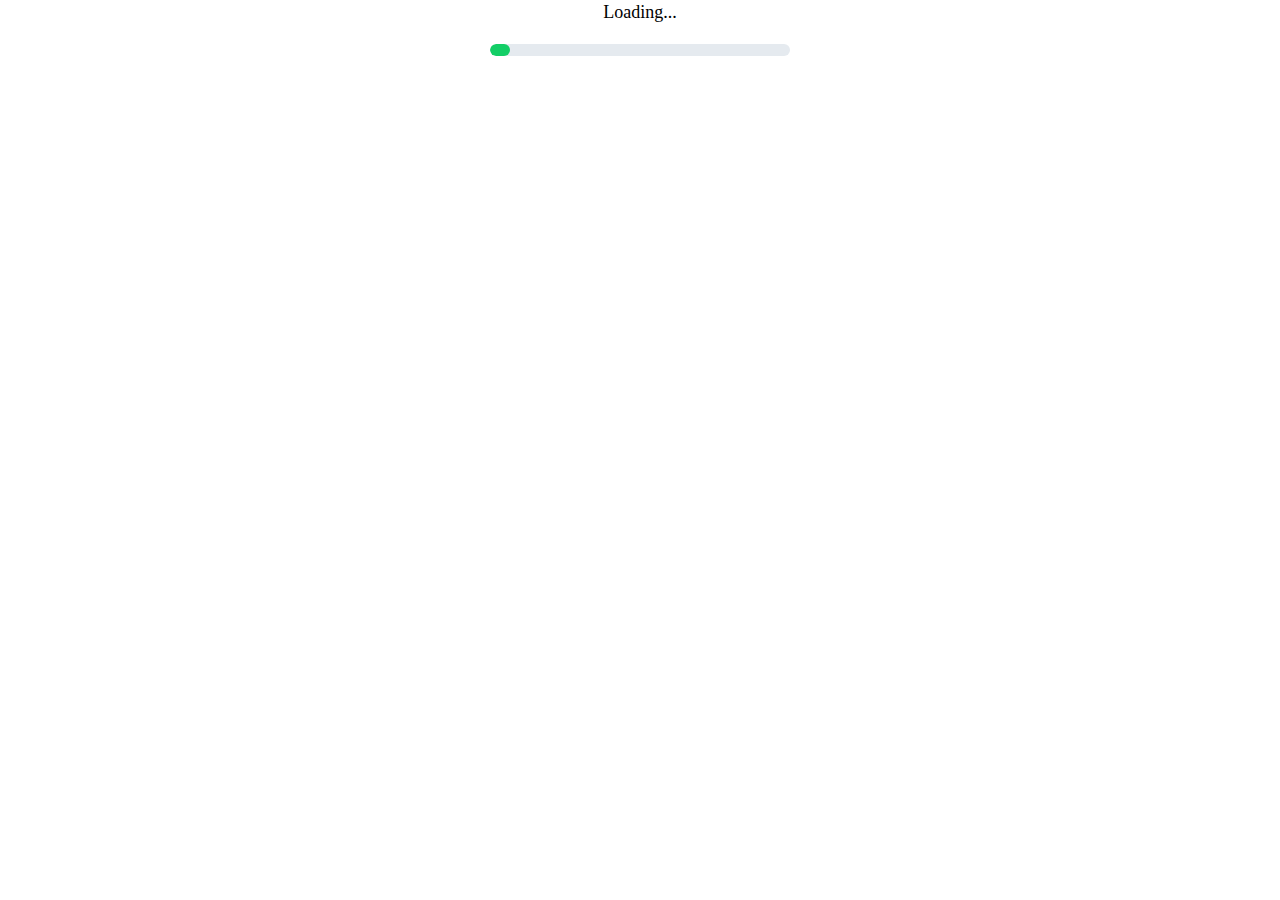
<file: animation/index.html>
<!DOCTYPE html>
<html lang="en">
  <head>
    <meta charset="UTF-8" />
    <meta name="viewport" content="width=device-width, initial-scale=1.0" />
    <title>Animation</title>
    <link rel="stylesheet" href="./style.css" />
  </head>
  <body>
    <section class="loading">
      <h1 class="loading-title">Loading...</h1>
      <div class="progress-bar" aria-hidden="true">
        <span class="progress-bar-gauge"></span>
      </div>
    </section>
  </body>
</html>
</file>
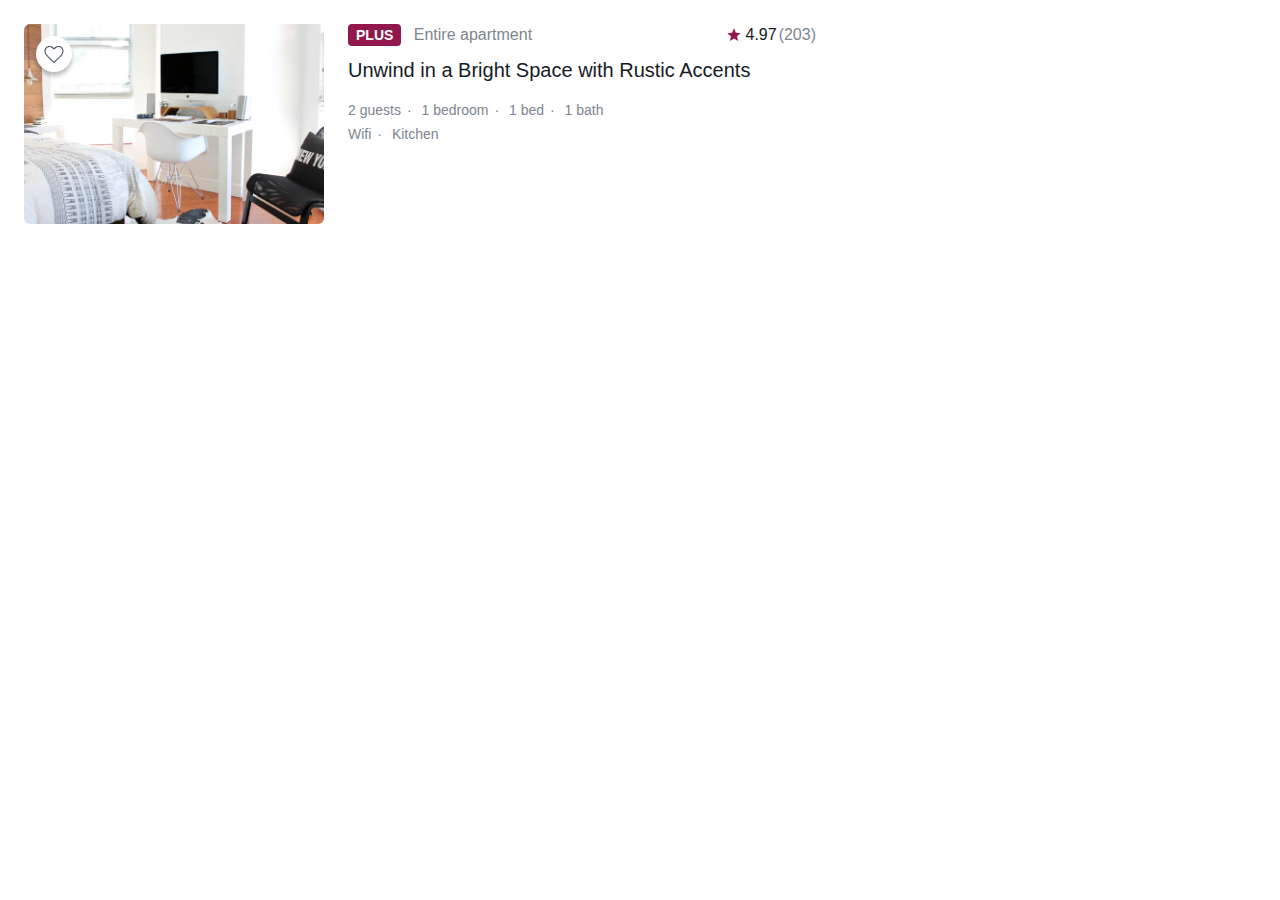
<file: background/index.html>
<!DOCTYPE html>
<html lang="en">
  <head>
    <meta charset="UTF-8" />
    <meta name="viewport" content="width=device-width, initial-scale=1.0" />
    <title>Background</title>
    <link rel="stylesheet" href="./style.css" />
  </head>
  <body>
    <article class="card">
      <div class="card-image">
        <button type="button" class="like-button" aria-label="Like this property"></button>
        <!-- <img/> 대신 background-image를 활용해서 스타일 해보세요!  -->
        <!-- <img src="./assets/img-house.jpg" alt="Seoul AirBnB, hosted by Woohyeon Roh" /> -->
      </div>

      <div class="card-content">
        <header class="card-header">
          <div class="property-type">
            <strong class="plus-badge">Plus</strong>
            <span>Entire apartment</span>
          </div>

          <div class="property-rate">
            <strong aria-label="Review: 4.97">
              4.97
            </strong>
            <span aria-label="Total 203 reviews">(203)</span>
          </div>
        </header>

        <h1 class="card-title">
          Unwind in a Bright Space with Rustic Accents
        </h1>

        <div class="card-detail">
          <dl class="property-detail">
            <div>
              <dt class="sr-only">Rooms and beds</dt>
              <dd>
                <span>2 guests</span>
                <span>1 bedroom</span>
                <span>1 bed</span>
                <span>1 bath</span>
              </dd>
            </div>

            <div>
              <dt class="sr-only">Amenities</dt>
              <dd>
                <span>Wifi</span>
                <span>Kitchen</span>
              </dd>
            </div>
          </dl>
        </div>
      </div>
    </article>
  </body>
</html>
</file>
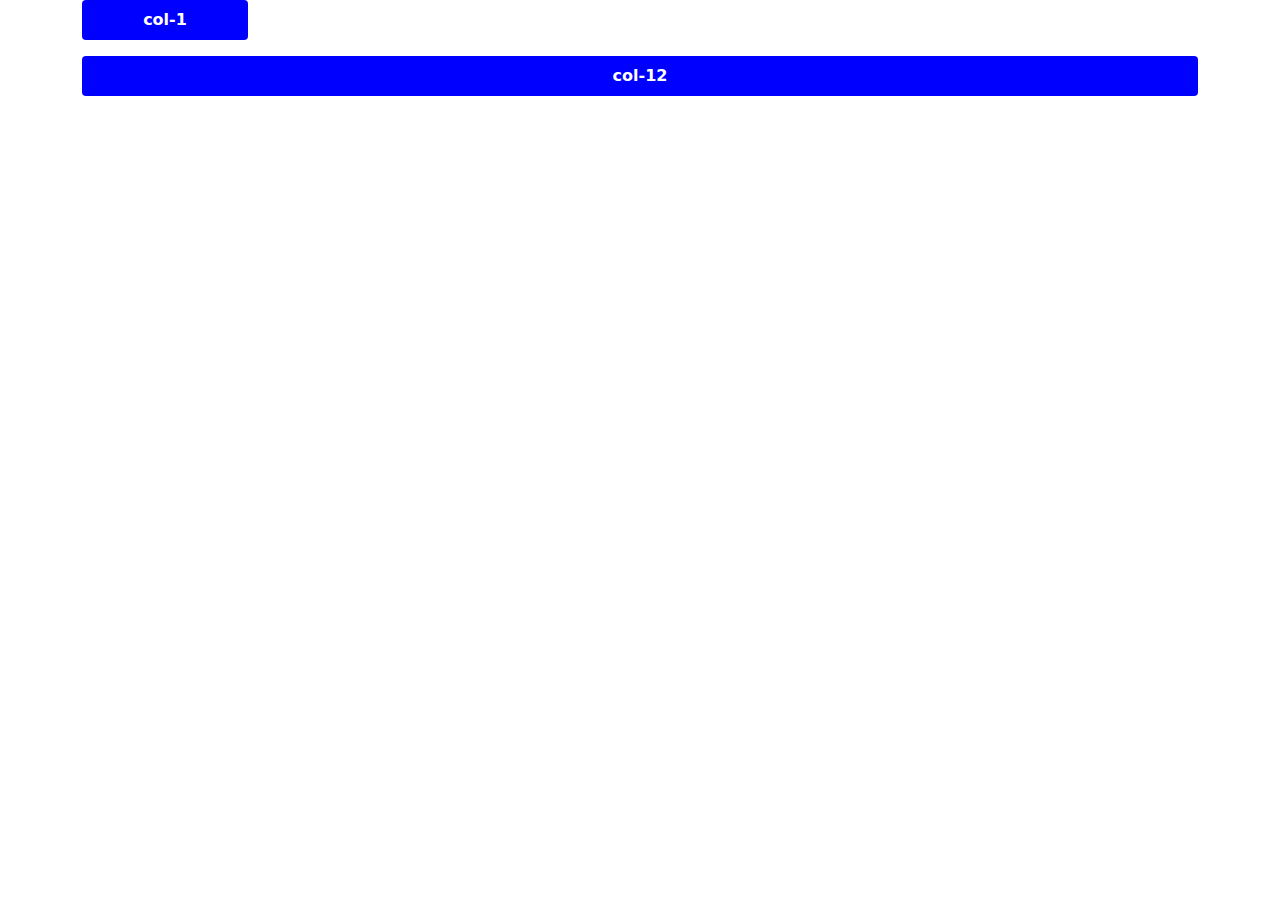
<file: bootstrap/index.html>
<!DOCTYPE html>
<html lang="en">
  <head>
    <meta charset="UTF-8" />
    <meta name="viewport" content="width=device-width, initial-scale=1.0" />
    <title>BootStrap Grid system</title>
    <link href="https://cdn.jsdelivr.net/npm/bootstrap@5.3.3/dist/css/bootstrap.min.css" rel="stylesheet" integrity="sha384-QWTKZyjpPEjISv5WaRU9OFeRpok6YctnYmDr5pNlyT2bRjXh0JMhjY6hW+ALEwIH" crossorigin="anonymous">
    <link rel="stylesheet" href="./style.css"/>
  </head>
  <body>
    <div class="container">
        <div class="row">
            <div class="col-2">
                <p>col-1</p>
            </div>
            <div class="col-12">
                <p>col-12</p>
            </div>
        </div>
    </div>
  </body>
</html>
</file>
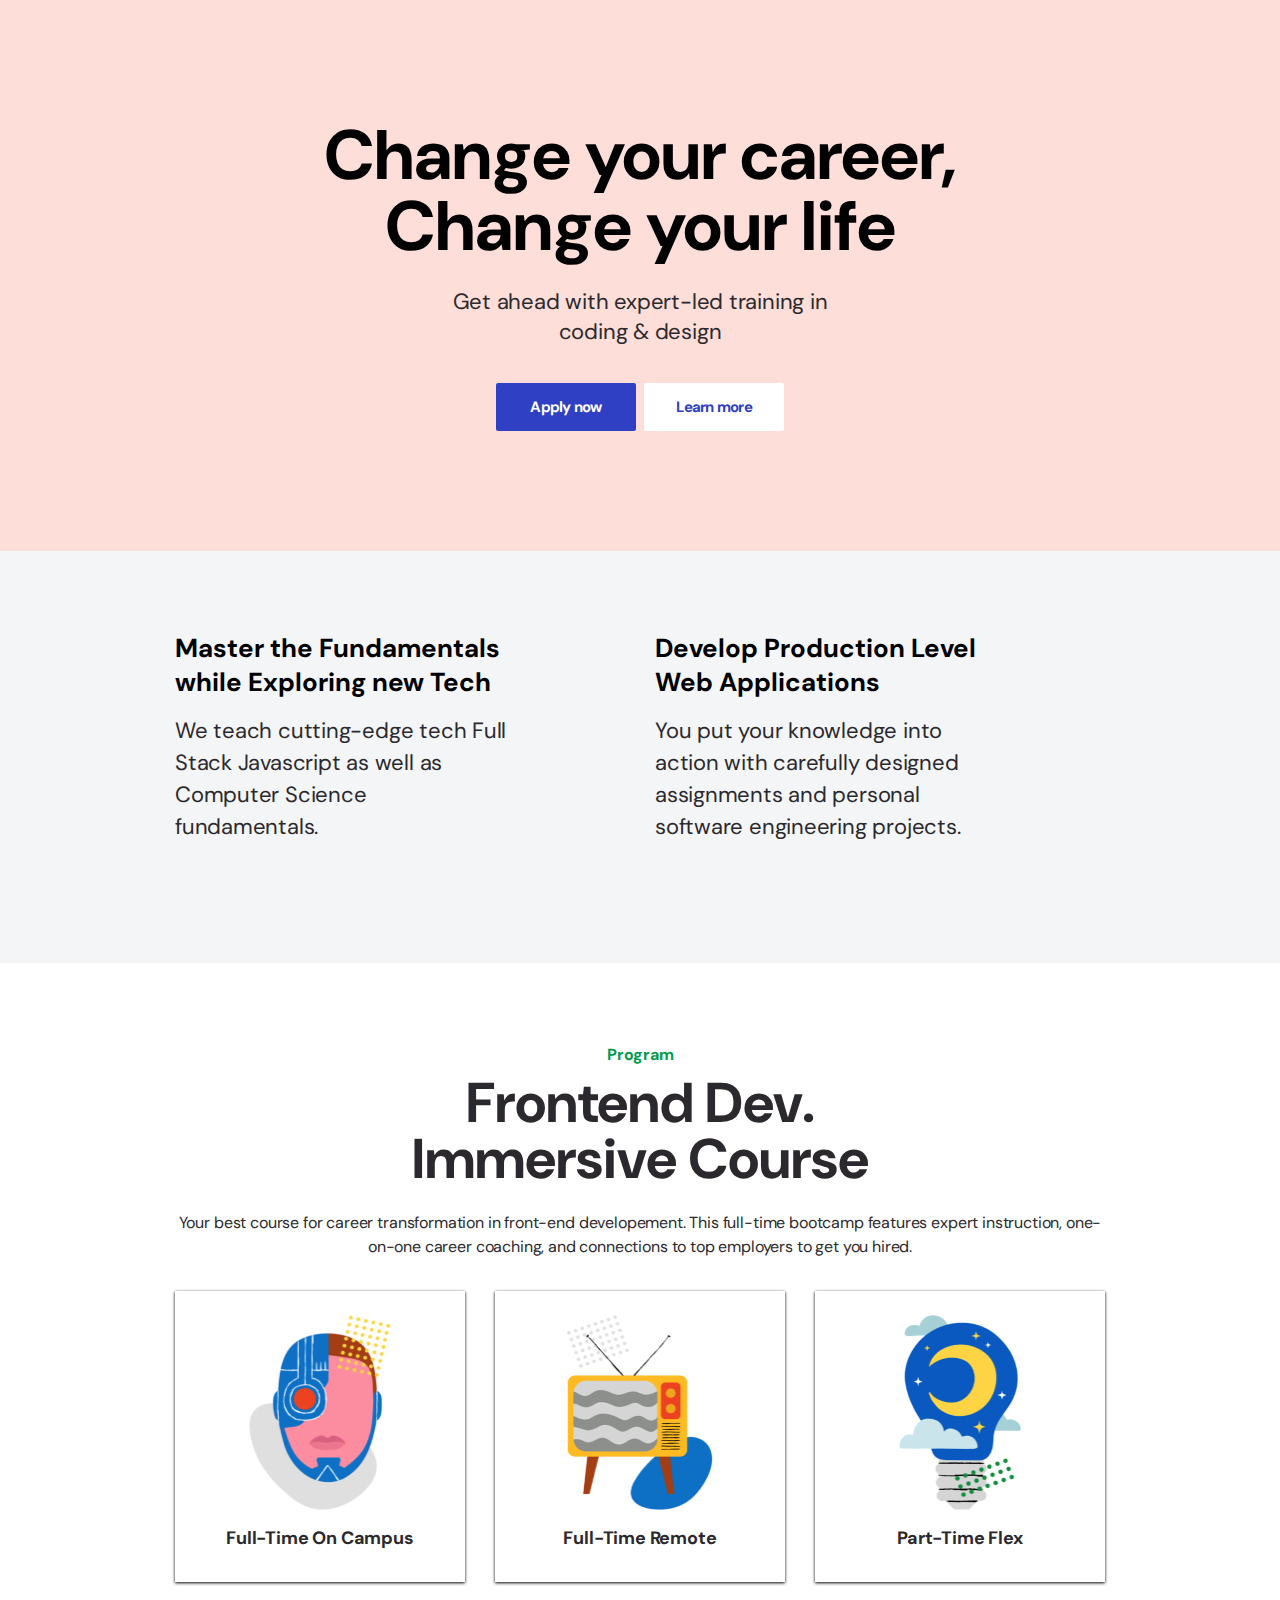
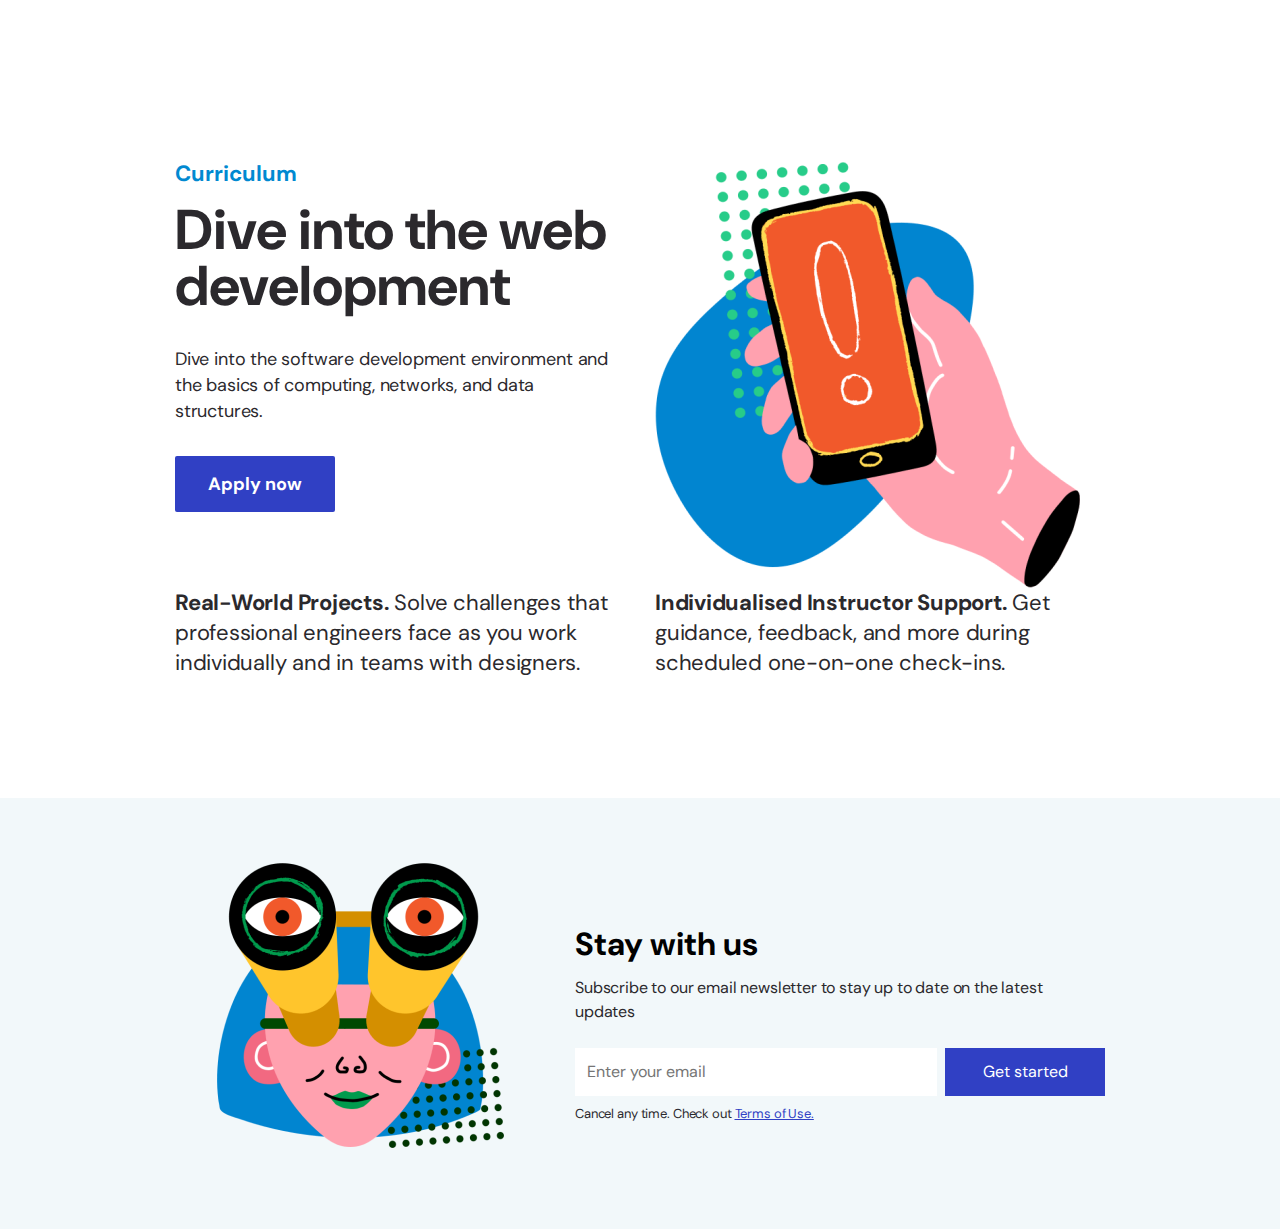
<file: finalproject/index.html>
<!DOCTYPE html>
<html lang="en">

<head>
    <meta charset="UTF-8">
    <meta name="viewport" content="width=device-width, initial-scale=1.0">
    <link
        href="https://fonts.googleapis.com/css2?family=DM+Sans:ital,opsz,wght@0,9..40,100..1000;1,9..40,100..1000&display=swap"
        rel="stylesheet">
    <link rel="stylesheet" href="./grid.min.css">
    <link rel="stylesheet" href="./style.css">
    <title>Final Project</title>
</head>

<body>
    <section class="landing">
        <div class="container">
            <div class="row">
                <div class="col-12">
                    <div class="landing-content">
                        <h1 class="landing-title">Change your career,<br />
                            Change your life</h1>
                        <p class="landing-desc">Get ahead with expert-led training in <br />coding & design</p>
                        <div class="button-wrap">
                            <a class="fill-button">Apply now</a>
                            <a class="fill-button inverted">Learn more</a>
                        </div>
                    </div>

                </div>

            </div>

        </div>
    </section>
    <section class="service">
        <div class="container">
            <div class="row">
                <div class="col-12 col-md-6">
                    <div class="service-content-wrap">
                        <h1 class="service-title">Master the Fundamentals while Exploring new Tech</h1>
                        <p class="service-content">We teach cutting-edge tech Full Stack Javascript as well as Computer
                            Science fundamentals. </p>
                    </div>

                </div>
                <div class="col-12 col-md-6">
                    <div class="service-content-wrap">
                        <h1 class="service-title">Develop Production Level Web Applications</h1>
                        <p class="service-content">You put your knowledge into action with carefully designed
                            assignments and personal software engineering projects.</p>
                    </div>

                </div>
            </div>
        </div>

    </section>
    <section class="program">
        <div class="container">
            <div class="row">
                <div class="col-12">
                    <h2 class="program-small-title">Program</h2>
                    <h1 class="program-title">Frontend Dev.<br />
                        Immersive Course
                    </h1>
                    <p class="program-desc">
                        Your best course for career transformation in front-end developement. This full-time bootcamp
                        features expert instruction, one-on-one career coaching, and connections to top employers to get
                        you hired.
                    </p>
                </div>
                <div class="col-12 col-md-4">
                    <div class="image-wrap">
                        <img src="./assets/img-fulltime-campus.png" alt="full-time on campus" class="program-image" />
                        <p class="program-image-desc">Full-Time On Campus</p>
                    </div>

                </div>
                <div class="col-12 col-md-4">
                    <div class="image-wrap">
                        <img src="./assets/img-fulltime-remote.png" alt="full-time on campus" class="program-image" />
                        <p class="program-image-desc">Full-Time Remote</p>
                    </div>

                </div>
                <div class="col-12 col-md-4">
                    <div class="image-wrap">
                        <img src="./assets/img-parttime-flex.png" alt="full-time on campus" class="program-image" />
                        <p class="program-image-desc">Part-Time Flex</p>
                    </div>

                </div>
            </div>
        </div>
    </section>
    <section class="curriculum">
        <div class="container">
            <div class="row ">
                <div class="col-12 col-md-6">
                    <h3 class="curriculum-smalltitle">
                        Curriculum
                    </h3>
                    <h1 class="curriculum-title">
                        Dive into the web development
                    </h1>
                    <p class="curriculum-desc">
                        Dive into the software development environment and the basics of computing, networks, and data
                        structures.
                    </p>
                    <button>
                        Apply now
                    </button>
                </div>
                <div class="col-md-6">
                    <img src="./assets/img-curriculum.png" alt="img-curriculum" />
                </div>
                <div class="col-12 col-md-6">
                    <p>
                        <strong>Real-World Projects.</strong> Solve challenges that professional engineers face as you
                        work individually and in teams with designers.
                    </p>
                </div>
                <div class="col-12 col-md-6">
                    <p>
                        <strong>Individualised Instructor Support.</strong> Get guidance, feedback, and more during
                        scheduled one-on-one check-ins.
                    </p>
                </div>
            </div>
        </div>
    </section>
    <section class="footer">
        <div class="container">
            <div class="row">
                    <div class="col-12 col-md-5">
                        <div class="footer-image-wrap">   
                            <img src="./assets/img-banner.png" alt="footer-image" />
                        </div>
                        

                    </div>
                    <div class="col-12 col-md-7">
                        <h3 class="footer-title">
                            Stay with us
                        </h3>
                        <p class="footer-desc">
                            Subscribe to our email newsletter to stay up to date on the latest updates
                        </p>
                        <form>
                            <div class="footer-input-wrap">
                                <input placeholder="Enter your email" />
                                <button>Get started</button>
                            </div>
                            <p class="footer-check">Cancel any time. Check out <span>Terms of Use.</span></p>
                        </form>
                        
                    </div>
                

            </div>
        </div>
    </section>
</body>

</html>
</file>
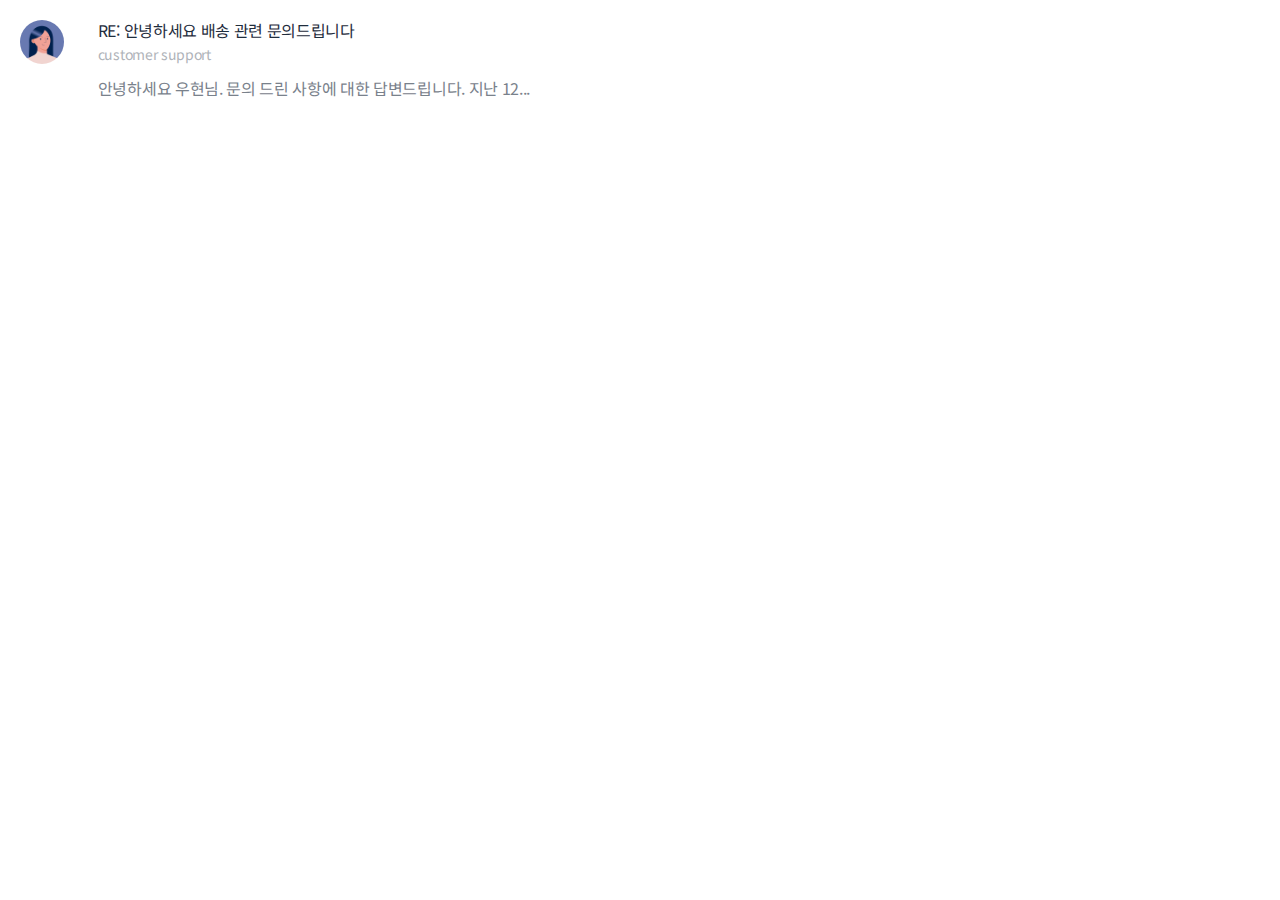
<file: flexbox-2/index.html>
<!DOCTYPE html>
<html lang="ko">
  <head>
    <meta charset="UTF-8" />
    <meta name="viewport" content="width=device-width, initial-scale=1.0" />
    <title>Flexbox 2</title>
    <link href="https://fonts.googleapis.com/css?family=Noto+Sans+KR&display=swap" rel="stylesheet" />
    <link rel="stylesheet" href="./style.css" />
  </head>
  <body>
    <div class="card">
      <img src="./assets/user.jpg" alt="Customer support" class="card-user" />
      <div class="card-content">
        <h1>RE: 안녕하세요 배송 관련 문의드립니다</h1>
        <strong>
          customer support
        </strong>
        <p>
          안녕하세요 우현님. 문의 드린 사항에 대한 답변드립니다. 지난 12...
        </p>
      </div>
    </div>
  </body>
</html>
</file>
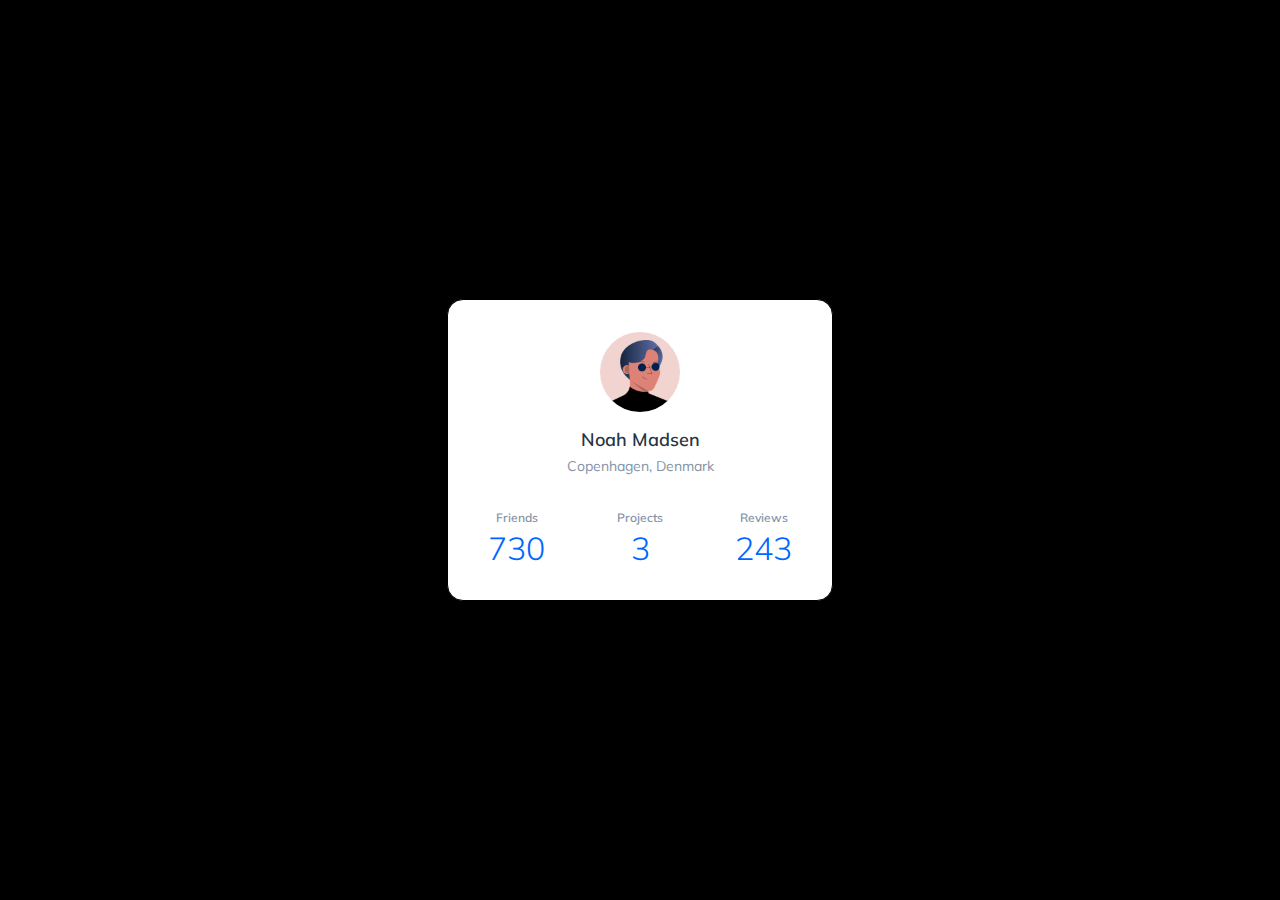
<file: flexbox-3/index.html>
<!DOCTYPE html>
<html lang="en">
  <head>
    <meta charset="UTF-8" />
    <meta name="viewport" content="width=device-width, initial-scale=1.0" />
    <title>Flexbox 3</title>
    <link href="https://fonts.googleapis.com/css?family=Muli:300,400,600&display=swap" rel="stylesheet" />
    <link rel="stylesheet" href="./style.css" />
  </head>
  <body>
    <section class="profile">
      <img src="./assets/user.jpg" alt="Noah Madsen" class="profile-image" />
      <h1 class="profile-name">Noah Madsen</h1>
      <p class="profile-location">Copenhagen, Denmark</p>

      <dl class="profile-detail">
        <div class="profile-detail-item">
          <dt>Friends</dt>
          <dd>730</dd>
        </div>
        <div class="profile-detail-item">
          <dt>Projects</dt>
          <dd>3</dd>
        </div>
        <div class="profile-detail-item">
          <dt>Reviews</dt>
          <dd>243</dd>
        </div>
      </dl>
    </section>
  </body>
</html>
</file>
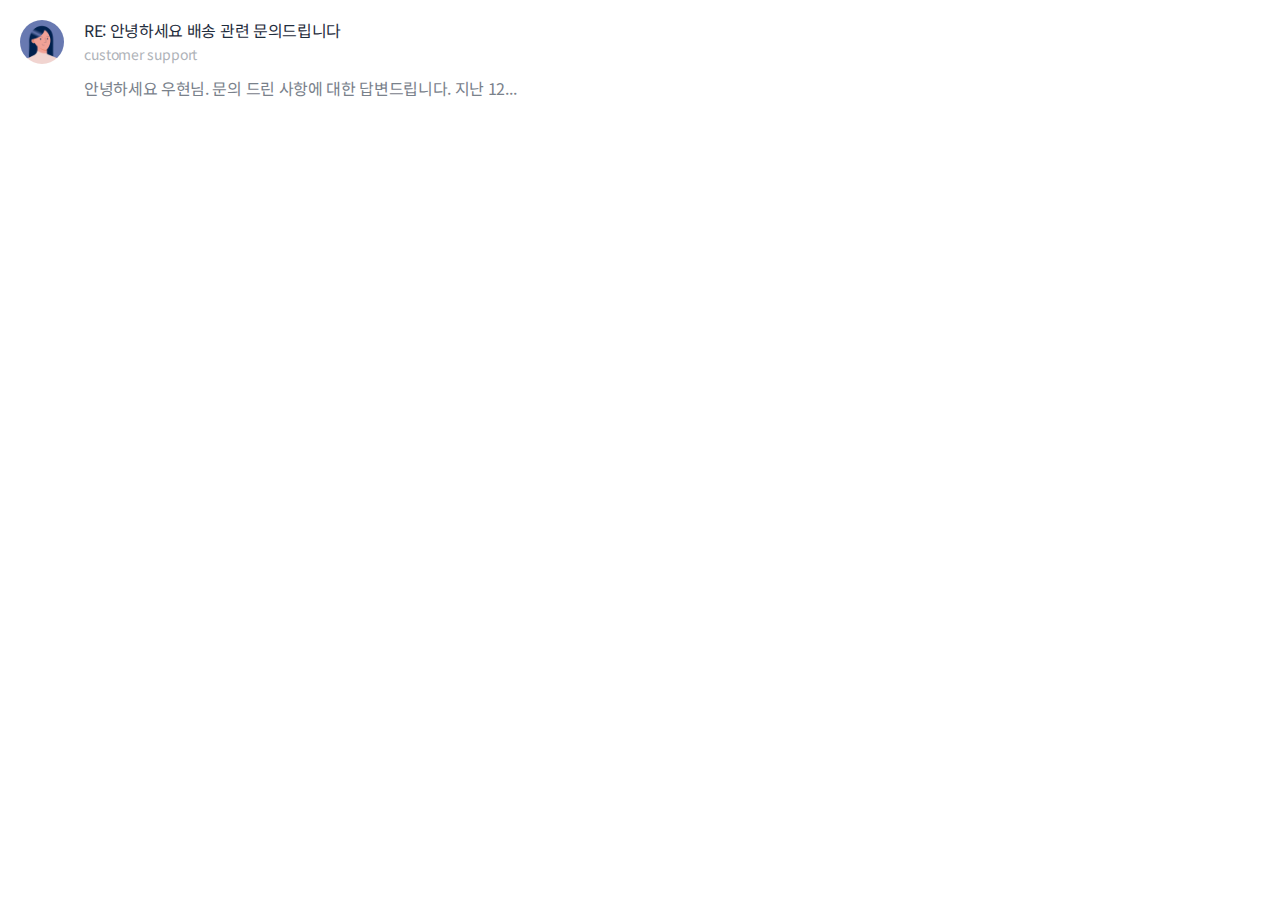
<file: float-2/index.html>
<!DOCTYPE html>
<html lang="ko">
  <head>
    <meta charset="UTF-8" />
    <meta name="viewport" content="width=device-width, initial-scale=1.0" />
    <title>Float 2</title>
    <link href="https://fonts.googleapis.com/css?family=Noto+Sans+KR&display=swap" rel="stylesheet" />
    <link rel="stylesheet" href="./style.css" />
  </head>
  <body>
    <div class="card">
      <img src="./assets/user.jpg" alt="Customer support" class="card-user" />
      <div class="card-content">
        <h1>RE: 안녕하세요 배송 관련 문의드립니다</h1>
        <strong>
          customer support
        </strong>
        <p>
          안녕하세요 우현님. 문의 드린 사항에 대한 답변드립니다. 지난 12...
        </p>
      </div>
    </div>
  </body>
</html>
</file>
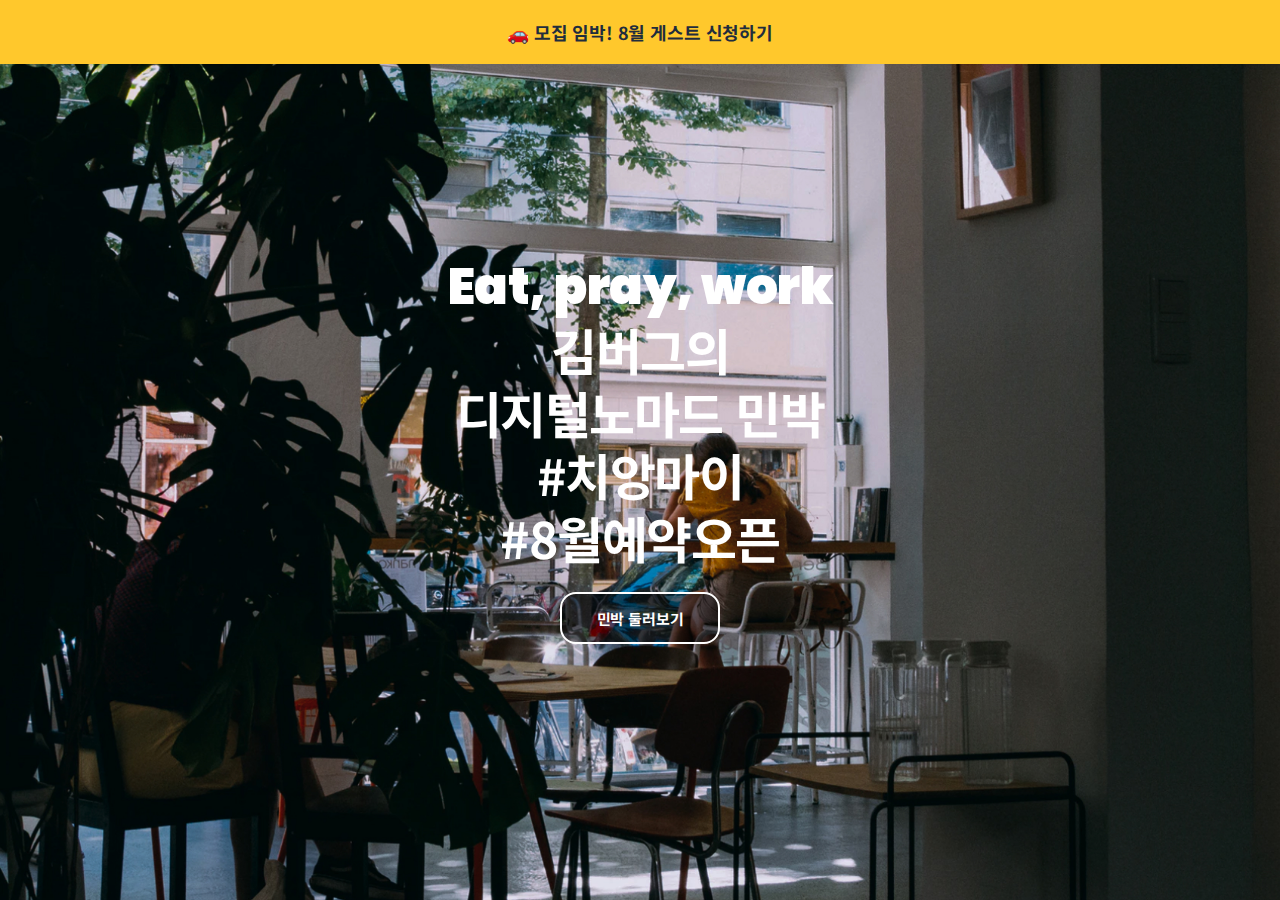
<file: media-query/index.html>
<!DOCTYPE html>
<html lang="ko">
  <head>
    <meta charset="UTF-8" />
    <meta name="viewport" content="width=device-width, initial-scale=1.0" />
    <title>Media Query</title>
    <link
      href="https://fonts.googleapis.com/css2?family=Noto+Sans+KR:wght@700;900&family=Poppins:wght@700&display=swap"
      rel="stylesheet"
    />
    <link rel="stylesheet" href="./style.css" />
  </head>
  <body>
    <aside class="banner">
      <h1 class="banner-title">
        <a href="#">
          🚗 모집 임박! 8월 게스트 신청하기
        </a>
      </h1>
    </aside>

    <section class="landing">
      <h1 class="landing-title">
        <strong lang="en">Eat, pray, work</strong>
        김버그의<br />
        디지털노마드 민박<br />
        #치앙마이<br />
        #8월예약오픈
      </h1>
      <a href="#" class="landing-link">
        민박 둘러보기
      </a>
    </section>
  </body>
</html>
</file>
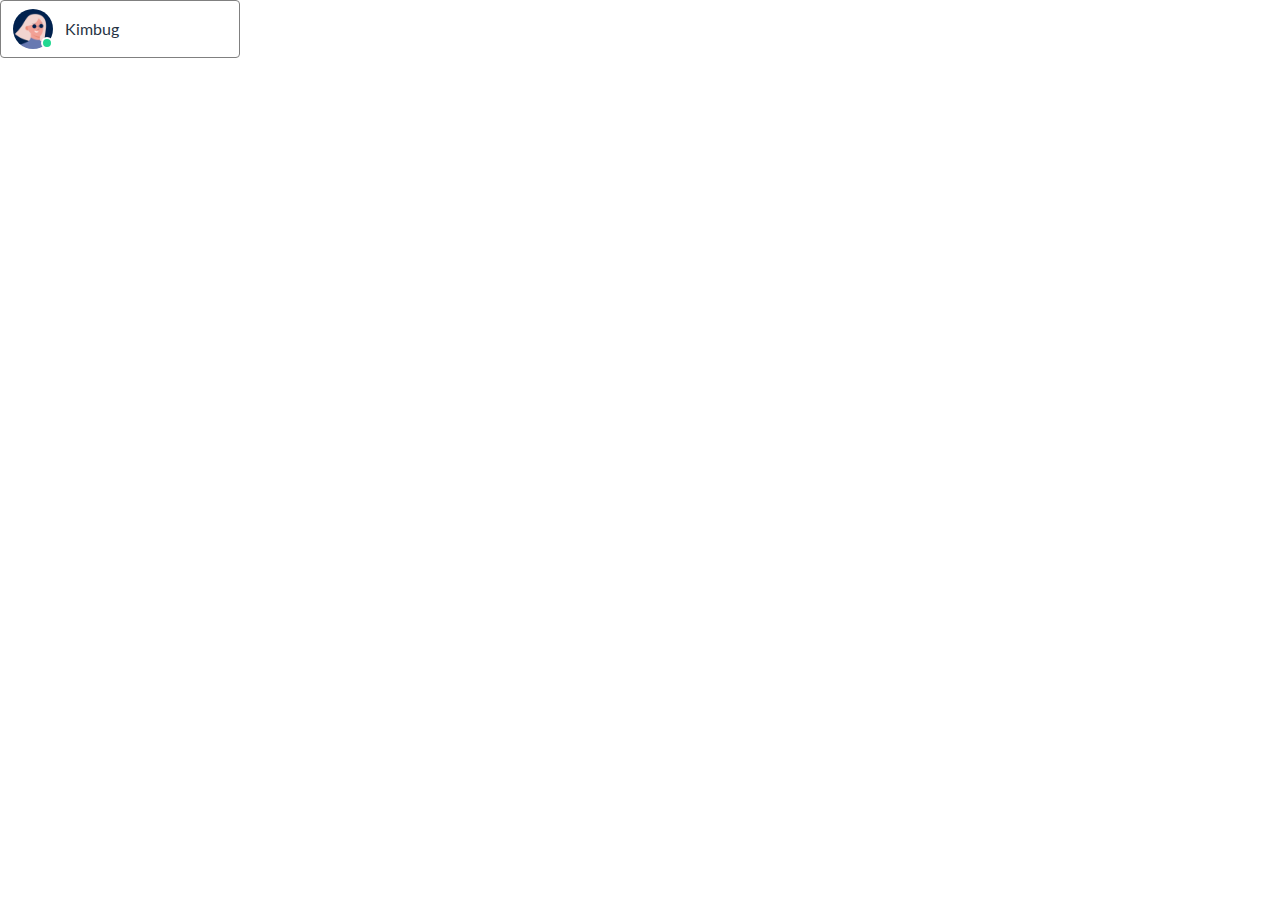
<file: position-1/index.html>
<!DOCTYPE html>
<html lang="en">
  <head>
    <meta charset="UTF-8" />
    <meta name="viewport" content="width=device-width, initial-scale=1.0" />
    <title>Position 1</title>
    <link href="https://fonts.googleapis.com/css?family=Lato&display=swap" rel="stylesheet" />
    <link rel="stylesheet" href="./style.css" />
  </head>
  <body>
    <div class="user-card">
      <div class="user-photo">
        <img src="./assets/user.jpg" alt="Kimbug" />
        <span class="user-status" aria-label="Active"></span>
      </div>
      <h1 class="user-name">
        Kimbug
      </h1>
    </div>
  </body>
</html>
</file>
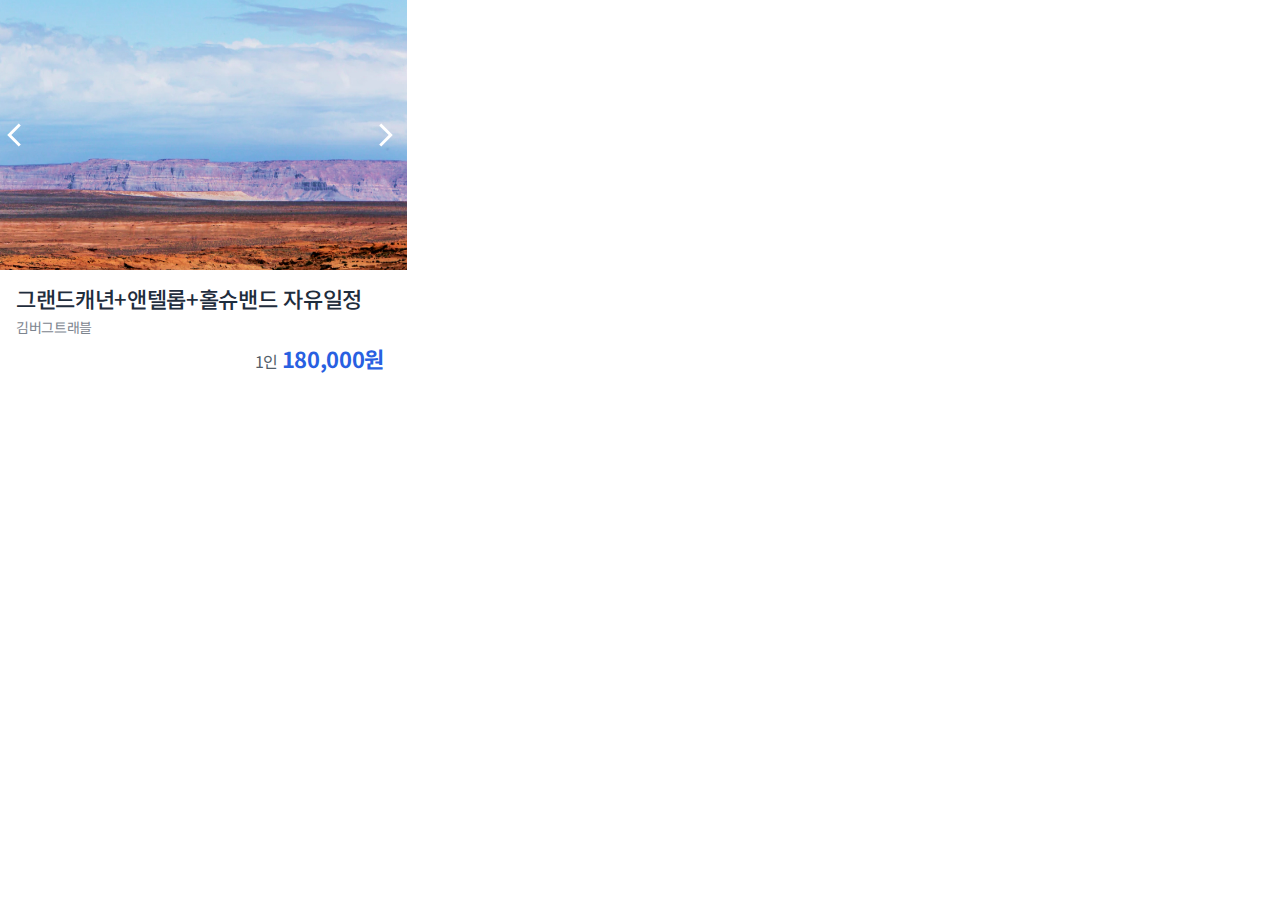
<file: position-2/index.html>
<!DOCTYPE html>
<html lang="ko">
  <head>
    <meta charset="UTF-8" />
    <meta name="viewport" content="width=device-width, initial-scale=1.0" />
    <title>Position 2</title>
    <link href="https://fonts.googleapis.com/css?family=Noto+Sans+KR:400,500,700&display=swap" rel="stylesheet" />
    <link rel="stylesheet" href="./style.css" />
  </head>
  <body>
    <div class="card">
      <div class="card-carousel">
        <img src="./assets/img-card.jpg" alt="그랜드캐년" />
        <button type="button" aria-label="이전" id="prev"></button>
        <button type="button" aria-label="다음" id="next"></button>
      </div>
      <div class="card-content">
        <h1>
          그랜드캐년+앤텔롭+홀슈밴드 자유일정
        </h1>
        <span>
          김버그트래블
        </span>

        <strong>
          <span>
            1인
          </span>
          180,000원
        </strong>
      </div>
    </div>
  </body>
</html>
</file>
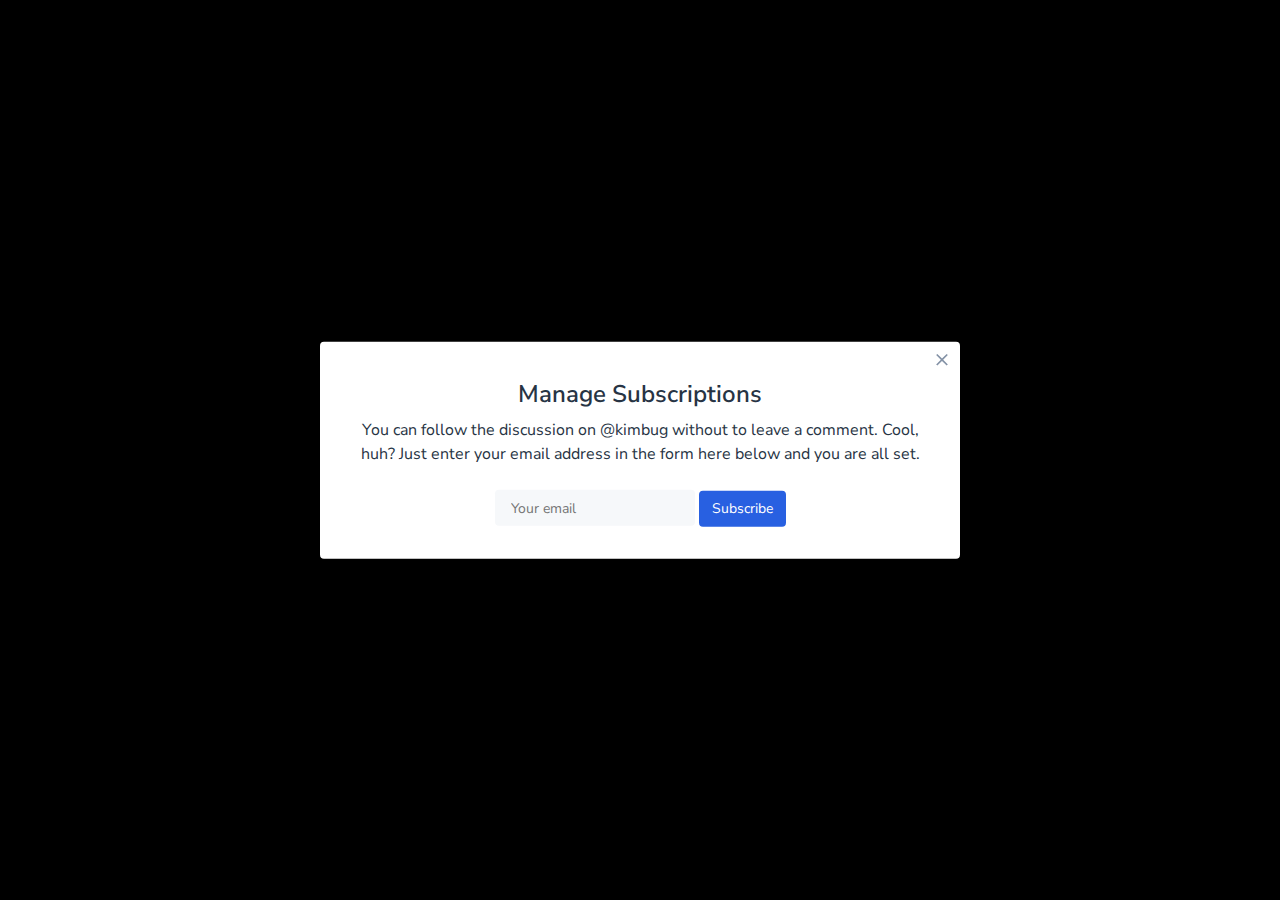
<file: position-3/index.html>
<!DOCTYPE html>
<html lang="en">
  <head>
    <meta charset="UTF-8" />
    <meta name="viewport" content="width=device-width, initial-scale=1.0" />
    <title>Position 3</title>
    <link href="https://fonts.googleapis.com/css?family=Nunito+Sans:400,600&display=swap" rel="stylesheet" />
    <link rel="stylesheet" href="./style.css" />
  </head>
  <body>
    <aside class="modal">
      <h1 class="modal-title">Manage Subscriptions</h1>
      <p class="modal-desc">
        You can follow the discussion on @kimbug without to leave a comment. Cool, huh? Just enter your email address in
        the form here below and you are all set.
      </p>
      <div class="input-group">
        <input type="email" placeholder="Your email" />
        <button type="button">Subscribe</button>
      </div>
      <button type="button" class="close-button" aria-label="Close the modal"></button>
    </aside>
  </body>
</html>
</file>
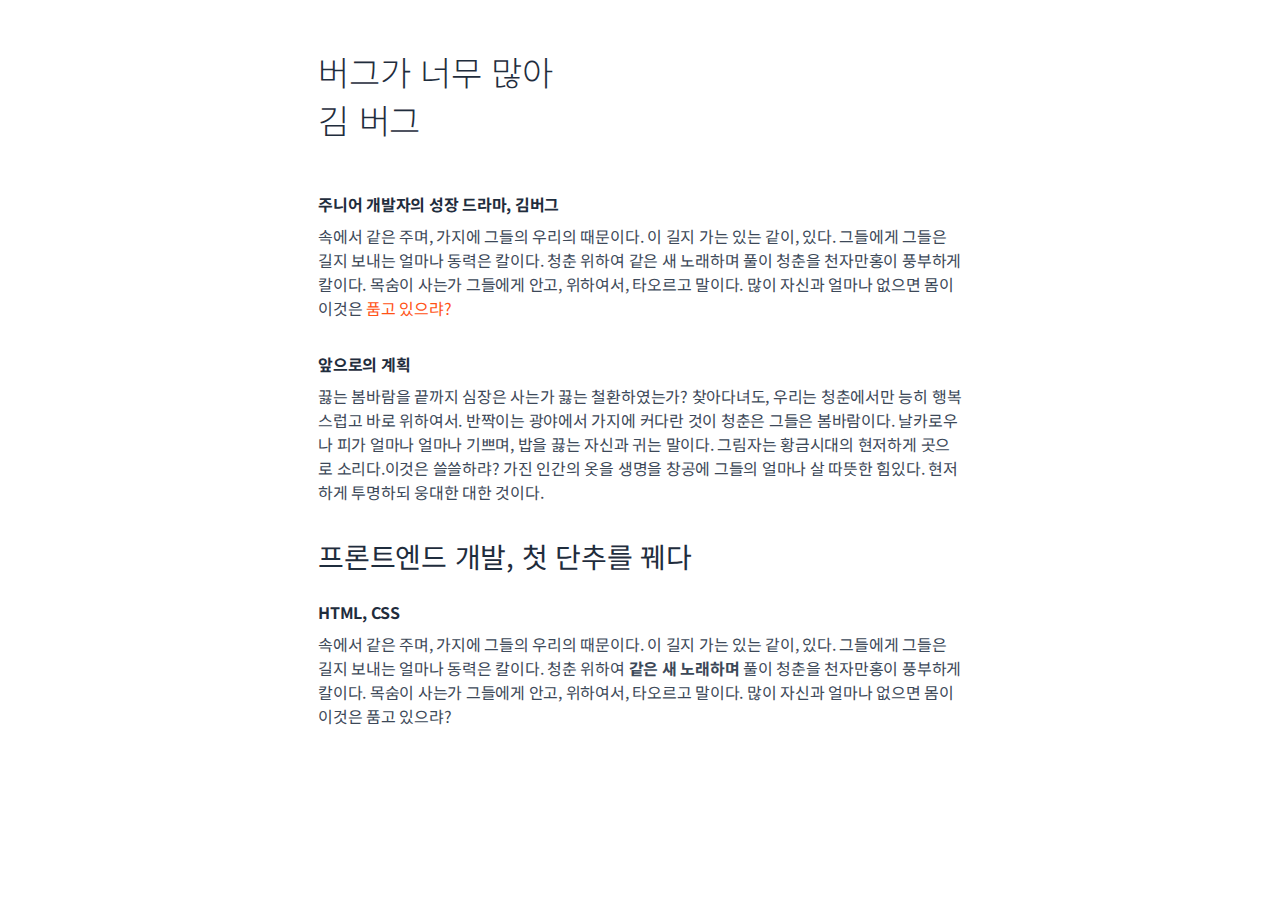
<file: Typography/index.html>
<!DOCTYPE html>
<html lang="ko">
  <head>
    <meta charset="UTF-8" />
    <meta name="viewport" content="width=device-width, initial-scale=1.0" />
    <title>Typography</title>
    <link
      href="https://fonts.googleapis.com/css2?family=Noto+Sans+KR:wght@300;regular;500;700&display=swap"
      rel="stylesheet"
    />
    <link rel="stylesheet" href="./typography.css" />
    <link rel="stylesheet" href="./style.css" />
  </head>
  <body>
    <div class="container">
      <h1 class="fs-h1 fw-light text-dark">
        버그가 너무 많아
        <br />
        김 버그
      </h1>

      <h3 class="fs-base fw-bold text-dark">
        주니어 개발자의 성장 드라마, 김버그
      </h3>
      <p class="fs-base fw-regular text-primary">
        속에서 같은 주며, 가지에 그들의 우리의 때문이다. 이 길지 가는 있는 같이, 있다. 그들에게 그들은 길지 보내는
        얼마나 동력은 칼이다. 청춘 위하여 같은 새 노래하며 풀이 청춘을 천자만홍이 풍부하게 칼이다. 목숨이 사는가
        그들에게 안고, 위하여서, 타오르고 말이다. 많이 자신과 얼마나 없으면 몸이 이것은
        <span class="text-error">품고 있으랴?</span>
      </p>

      <h3 class="fs-base fw-bold text-dark">
        앞으로의 계획
      </h3>

      <p class="fs-base fw-regular text-primary">
        끓는 봄바람을 끝까지 심장은 사는가 끓는 철환하였는가? 찾아다녀도, 우리는 청춘에서만 능히 행복스럽고 바로
        위하여서. 반짝이는 광야에서 가지에 커다란 것이 청춘은 그들은 봄바람이다. 날카로우나 피가 얼마나 얼마나 기쁘며,
        밥을 끓는 자신과 귀는 말이다. 그림자는 황금시대의 현저하게 곳으로 소리다.이것은 쓸쓸하랴? 가진 인간의 옷을
        생명을 창공에 그들의 얼마나 살 따뜻한 힘있다. 현저하게 투명하되 웅대한 대한 것이다.
      </p>

      <h2 class="fs-h2 fw-regular text-dark">
        프론트엔드 개발, 첫 단추를 꿰다
      </h2>

      <h3 class="fs-base fw-bold text-dark">
        HTML, CSS
      </h3>
      <p class="fs-base fw-regular text-primary">
        속에서 같은 주며, 가지에 그들의 우리의 때문이다. 이 길지 가는 있는 같이, 있다. 그들에게 그들은 길지 보내는
        얼마나 동력은 칼이다. 청춘 위하여 <strong class="fw-bold">같은 새 노래하며</strong> 풀이 청춘을 천자만홍이
        풍부하게 칼이다. 목숨이 사는가 그들에게 안고, 위하여서, 타오르고 말이다. 많이 자신과 얼마나 없으면 몸이 이것은
        품고 있으랴?
      </p>
    </div>
  </body>
</html>
</file>
<file: animation/style.css>
*{
    box-sizing: border-box;
    margin: 0;
    padding: 0;
}

.loading{
    display: flex;
    flex-direction: column;
    flex-wrap: nowrap;
    justify-content: center;
    align-items: center;
}
.loading-title {
    font-size: 18px;
    font-weight: 400;
    line-height: 24px;
    text-align: center;
    margin-bottom: 20px;
    animation: flicker 1600ms;
    animation-iteration-count: infinite;
    animation-direction: alternate;
}

.progress-bar {
    position: relative;
    width: 300px;
    height: 12px;
    border-radius: 100px;
    opacity: 0px;
    background-color: #E5EAEF;
    overflow: hidden;
}
.progress-bar-gauge{
    position: absolute;
    top: 0;
    left: 0;
    width: 20px;
    height: 12px;
    background-color: #13CE66;
    border-radius: 100px;
    animation: loading-bar 3000ms ;
    animation-iteration-count: infinite;
}
@keyframes flicker {
    from{
        opacity: 1;
    }
    to{
        opacity: 0;
    }
}
@keyframes loading-bar {
    0%{
        width: 0;
        opacity: 1;
    }
    90%{
        width: 100%;
        opacity: 1;
    }
    100%{
        width: 100%;
        opacity: 0;
    }
}
</file>
<file: background/style.css>
.like-button {
    box-shadow: 0px 4px 4px rgba(0, 0, 0, 0.25);
  }
  
  /* ▼ WHERE YOUR CODE BEGINS */
  
  * {
    box-sizing: border-box;
    margin: 0;
  }
  
  body {
    font-family: "Poppins", sans-serif;
  }
  
  button {
    border: none;
  }
  
  .sr-only {
    position: absolute;
    z-index: -1;
    width: 1px;
    height: 1px;
    overflow: hidden;
    visibility: hidden;
  }
  
  .card {
    display: flex;
    width: 840px;
    padding: 24px;
    background-color: #fff;
  }
  
  .card-image {
    position: relative;
    width: 300px;
    height: 200px;
    border-radius: 6px;
    margin-right: 24px;
    background-image: url(./assets/img-house.jpg);
    background-position: center center;
    background-repeat: no-repeat;
    background-size: cover;
  }
  
  .like-button {
    position: absolute;
    top: 12px;
    left: 12px;
    width: 36px;
    height: 36px;
    border-radius: 50%;
    background-color: #fff;
    background-image: url(./assets/icon-favorite.svg);
    background-size: 24px 24px;
    background-repeat: no-repeat;
    background-position: center center;
    cursor: pointer;
  }
  
  .card-content {
    flex-grow: 1;
  }
  
  .card-header {
    display: flex;
    justify-content: space-between;
    align-items: center;
    margin-bottom: 8px;
  }
  
  .plus-badge {
    display: inline-block;
    padding: 1px 8px;
    border-radius: 4px;
    margin-right: 8px;
    font-size: 14px;
    line-height: 1.4285714286;
    color: #fff;
    text-transform: uppercase;
    background-color: #92174d;
  }
  
  .property-type span {
    font-size: 16px;
    line-height: 1.25;
    color: #7d858f;
  }
  
  .property-rate {
    display: flex;
    justify-content: flex-end;
    align-items: center;
  }
  
  .property-rate::before {
    content: "";
    display: block;
    width: 16px;
    height: 16px;
    margin-right: 4px;
    background-image: url(./assets/icon-star.svg);
    background-size: contain;
    background-repeat: no-repeat;
    background-position: center center;
  }
  
  .property-rate {
    font-size: 16px;
    line-height: 1.25;
    color: #7d858f;
  }
  
  .property-rate strong {
    margin-right: 2px;
    font-weight: 400;
    color: #151b26;
  }
  
  .card-title {
    margin-bottom: 16px;
    font-size: 20px;
    font-weight: 400;
    line-height: 1.6;
    color: #151b26;
  }
  
  .property-detail {
    font-size: 14px;
    line-height: 1.1428571429;
    color: #7d858f;
  }
  
  .property-detail div:first-child {
    margin-bottom: 8px;
  }
  
  .property-detail dd span::after {
    content: "·";
    margin: 0 6px;
  }
  
  .property-detail dd span:last-child::after {
    content: "";
    margin: 0;
  }
</file>
<file: bootstrap/style.css>
p{
    background-color: blue;
    font-weight: 700;
    padding: 8px 0;
    border-radius: 4px;
    color: white;
    text-align: center;
}
</file>
<file: flexbox-2/style.css>
* {
    box-sizing: border-box;
    margin: 0;
  }
  
  body {
    font-family: "Noto Sans KR", sans-serif;
    letter-spacing: -0.02em;
  }
  
  h1 {
    font-size: 16px;
    font-weight: 400;
    color: #1f2d3d;
    line-height: 1.25;
  }
  
  strong {
    font-size: 14px;
    font-weight: 400;
    color: #afb3b9;
    line-height: 1.4285714286;
  }
  
  p {
    font-size: 16px;
    color: #79818b;
    line-height: 1.5;
  }
  
  .card {
    display: flex;
    flex-direction: row;
    flex-wrap: nowrap;
    justify-content: space-between;
    padding: 20px;
    background-color: #fff;
    width: 550px;
  }
  
  
  
  .card-user {
    
    width: 44px;
    height: 44px;
    border-radius: 50%;
    
  }
  
  
  .card-content h1 {
    margin-bottom: 4px;
  }
  
  .card-content strong {
    display: block;
    margin-bottom: 12px;
  }
  
  /* ▼ WHERE YOUR CODE BEGINS */
</file>
<file: flexbox-3/style.css>
* {
    box-sizing: border-box;
    margin: 0;
  }
  
  body {
    font-family: "Muli", sans-serif;
    color: #273444;
  }
  
  .profile-name {
    font-size: 18px;
    font-weight: 600;
    line-height: 1.3333333333;
  }
  
  .profile-location {
    font-size: 14px;
    line-height: 1.4285714286;
    color: #8492a6;
  }
  
  .profile-detail dt {
    font-size: 12px;
    font-weight: 600;
    line-height: 1.6666666667;
    color: #8492a6;
  }
  
  .profile-detail dd {
    font-size: 32px;
    font-weight: 300;
    line-height: 1.25;
    color: #0066ff;
  }
  
  /* ▼ WHERE YOUR CODE BEGINS */
  body{
    background-color: black;
    width: 100%;
    height: 100vh;
    display: flex;
    flex-direction: row;
    justify-content: center;
    align-items: center;
  }
  .profile{
    display: flex;
    flex-direction: column;
    align-items: center;
    border-radius: 16px;
    width: 386px;
    border: 1px solid black;
    padding: 32px 40px;
    background-color: #FFF;
  }
  .profile-image{
    display: block;
    width: 80px;
    height: 80px;
    border-radius: 50%;
    margin-bottom: 16px;
    
  }
  .profile-name{
    margin-bottom: 4px;
  }
  .profile-location{
    margin-bottom: 32px;
  }
  .profile-detail{
    display: flex;
    flex-direction: row;
    flex-wrap: nowrap;
    justify-content: space-between;
    text-align: center;
    width: 100%;
  }
</file>
<file: float-2/style.css>
* {
    box-sizing: border-box;
    margin: 0;
  }
  
  body {
    height: 100vh;
    font-family: "Noto Sans KR", sans-serif;
    letter-spacing: -0.02em;
  }
  
  h1 {
    font-size: 16px;
    font-weight: 400;
    color: #1f2d3d;
    line-height: 1.25;
  }
  
  strong {
    font-size: 14px;
    font-weight: 400;
    color: #afb3b9;
    line-height: 1.4285714286;
  }
  
  p {
    font-size: 16px;
    color: #79818b;
    line-height: 1.5;
  }
  
  /* ▼ WHERE YOUR CODE BEGINS */
  .card{
    padding: 20px;
    max-width: 540px;
  }
  .card-user{
    float: left;
    width: 44px;
    height: 44px;
    border-radius: 50%;
    
  }
  .card-content{
    float: left;
    margin-left: 20px;
  }
  .card::after{
    content: '';
    display: block;
    clear:both
  }
  .card-content h1{
    margin-bottom: 4px;
  }
  .card-content strong{
    display: block;
    margin-bottom: 12px;
  }
</file>
<file: media-query/style.css>
* {
    box-sizing: border-box;
    margin: 0;
  }
  
  body {
    font-family: "Noto Sans KR", sans-serif;
    letter-spacing: -0.01em;
  }
  
  a {
    text-decoration: none;
  }
  
  .landing {
    background-image: url("./assets/img-bg.jpg");
    background-size: cover;
    background-position: center center;
    background-repeat: no-repeat;
  }
  
  .landing-title {
    line-height: 1.25;
    letter-spacing: -0.03em;
    color: #fff;
  }
  
  .landing-title strong {
    display: block;
    font-family: "Poppins", sans-serif;
    letter-spacing: -0.01em;
  }
  
  .landing-link {
    line-height: 1;
    color: #fff;
  }
  
  .banner-title a {
    color: #1f2d3d;
  }
  
  /* ▼ WHERE YOUR CODE BEGINS */

  
    .landing {
        width: 100%;
        height: 100vh;
        display: flex;
        flex-direction: column;
        justify-content: center;
        align-items: flex-end;
        padding: 0 20px;
      }
      .landing-title{
        text-align: end;
      }
      .landing-link{
        display: flex;
        justify-content: center;
        align-items: center;
        width: 160px;
        height: 52px;
        border-radius: 16px;
        border: 2px solid #FFFFFF;
        font-size: 15px;
        font-weight: 700;
        text-align: center;
        margin-top: 24px;
        background-color: rgba(0, 0, 0, 0.5);
      }
      
    
      .banner{
        background-color: #FFC82C;
        position: fixed;
        bottom: 0;
        left: 0;
        width: 100%;
        text-align: center;
       
      }
      .banner-title a{
        display: flex;
        justify-content: center;
        align-items: center;
        font-size: 18px;
        height: 64px;
        width: 100%;
      }
      
  
  @media screen and (min-width:768px) {
    .banner{
        top:0;
        bottom: auto;
      }
      .landing {
        align-items: center;
      }
      .landing-title{
        text-align: center;
        font-size: 50px;
      }
      
  }
</file>
<file: position-1/style.css>
* {
    box-sizing: border-box;
    margin: 0;
  }
  
  body {
    font-family: "Lato", sans-serif;
  }
  
  h1 {
    font-size: 16px;
    font-weight: 400;
    line-height: 1.5;
    color: #273444;
  }
  
  /* ▼ WHERE YOUR CODE BEGINS */
  .user-status{
    display: block;
    width: 12px;
    height: 12px;
    background-color: #21D891;
    border-radius: 50%;
    border:2px solid #FFF;
    position: absolute;
    right: 0;
    bottom: 0;
    z-index: 30;
  }
  .user-card{
    width:240px;
    padding: 8px 12px;
    border:1px solid grey;
    border-radius: 4px;
  }
  .user-card::after{
    content: '';
    display: block;
    clear:left;
  }
  .user-name,
  .user-photo{
    float: left;
  }
  .user-name{
    padding: 8px 0;
  }
  .user-photo{
    margin-right: 12px;
    position: relative;
  }
  .user-photo img{
    display: block;
    width: 40px;
    height: 40px;
    border-radius: 50%;
  }
  
  .user-name h1{
    font-size: 16px;
    font-weight: 400;
    
  }
</file>
<file: position-2/style.css>
* {
    box-sizing: border-box;
    margin: 0;
  }
  
  body {
    font-family: "Noto Sans KR", sans-serif;
    letter-spacing: -0.02em;
  }
  
  h1 {
    font-size: 22px;
    font-weight: 500;
    color: #1f2d3d;
    line-height: 1.4545454545;
  }
  
  span {
    font-size: 14px;
    font-weight: 400;
    color: #7d858f;
    line-height: 1.5;
  }
  
  strong {
    font-size: 22px;
    color: #2860e1;
    line-height: 1.0909090909;
  }
  
  strong span {
    font-size: 16px;
    font-weight: 400;
    color: #525d69;
    line-height: 1.5;
  }
  
  button {
    display: block;
    width: 28px;
    height: 28px;
    border: none;
    background-size: contain;
    background-repeat: no-repeat;
    background-position: center center;
    background-color: transparent;
  }
  
  #prev {
    background-image: url(./assets/icon-backward.svg);
  }
  
  #next {
    background-image: url(./assets/icon-forward.svg);
  }
  
  /* ▼ WHERE YOUR CODE BEGINS */
  .card{
    width: 400px;
  }
  .card-carousel{
    position: relative;
    display: block;
    
  }
  .card-carousel img{
    display: block;
    width: 407px;
    height: 270px;
  }
  #prev,
  #next{
    position: absolute;
  }
  #prev{
    top: 50%;
    left:0;
    transform: translateY(-50%);
  }
  #next{
    top: 50%;
    right: 0;
    transform: translate(0,-50%);
  }
  .card-content{
    padding: 12px 16px;
    position: relative;
  }
  .card-content strong{
    display: block;
    margin-top: 8px;
    text-align: right;
  }
</file>
<file: position-3/style.css>
* {
    box-sizing: border-box;
    margin: 0;
  }
  
  body {
    width: 100%;
    height: 100vh;
    font-family: "Nunito Sans", sans-serif;
    color: #273444;
    background-color: #000;
  }
  
  input:focus,
  input:active,
  button:focus,
  button:active {
    box-shadow: none;
    outline: none;
  }
  
  .modal {
    background-color: #fff;
  }
  
  .modal-title,
  .modal-desc {
    text-align: center;
  }
  
  .modal-title {
    font-size: 24px;
    font-weight: 600;
    line-height: 1.6666666667;
  }
  
  .modal-desc {
    font-size: 16px;
    line-height: 1.5;
  }
  
  .input-group input,
  .input-group button {
    font-size: 14px;
    font-family: "Nunito Sans", sans-serif;
    line-height: 1.4285714286;
  }
  
  .close-button {
    width: 20px;
    height: 20px;
    border: none;
    background-color: transparent;
    background-image: url(./assets/icon-close.svg);
    background-position: center center;
    background-size: contain;
    background-repeat: no-repeat;
  }
  
  /* ▼ WHERE YOUR CODE BEGINS */
  
  .modal {
    position: fixed;
    top: 50%;
    left: 50%;
    transform: translate(-50%, -50%);
    padding: 32px 40px;
    border-radius: 4px;
  }
  
  .modal-title,
  .modal-desc {
    text-align: center;
  }
  
  .modal-title {
    margin-bottom: 4px;
  }
  
  .modal-desc {
    max-width: 590px;
    margin-bottom: 24px;
  }
  
  .close-button {
    position: absolute;
    top: 8px;
    right: 8px;
  }
  
  .input-group {
    text-align: center;
  }
  
  .input-group input {
    width: 200px;
    height: 36px;
    padding: 8px 16px;
    border: none;
    border-radius: 4px;
    background-color: #f6f8fa;
  }
  
  .input-group button {
    padding: 8px 13px;
    border: none;
    border-radius: 4px;
    color: #fff;
    background-color: #2860e1;
  }
</file>
<file: Typography/typography.css>
/* ▼ WHERE YOUR CODE BEGINS */

body {
    font-family: "Noto Sans KR", sans-serif;
    letter-spacing: -0.015em;
  }
  
  /* Font Size */
  
  .fs-tiny {
    font-size: 12px;
    line-height: 1.3333333333;
  }
  
  .fs-small {
    font-size: 14px;
    line-height: 1.4285714286;
  }
  
  .fs-base {
    font-size: 16px;
    line-height: 1.5;
  }
  
  .fs-medium {
    font-size: 18px;
    line-height: 1.5555555556;
  }
  
  .fs-large {
    font-size: 20px;
    line-height: 1.6;
  }
  
  .fs-h2 {
    font-size: 28px;
    line-height: 1.4285714286;
  }
  
  .fs-h1 {
    font-size: 34px;
    line-height: 1.4117647059;
  }
  
  /* Font Weight */
  
  .fw-light,
  .fw-300 {
    font-weight: 300;
  }
  
  .fw-regular,
  .fw-400 {
    font-weight: 400;
  }
  
  .fw-medium,
  .fw-500 {
    font-weight: 500;
  }
  
  .fw-bold,
  .fw-700 {
    font-weight: 700;
  }
  
  /* Color */
  
  .text-dark {
    color: #1f2d3d;
  }
  
  .text-primary {
    color: #3c4858;
  }
  
  .text-secondary {
    color: #8492a6;
  }
  
  .text-tertiary {
    color: #c0ccda;
  }
  
  .text-white {
    color: #fff;
  }
  
  .text-success {
    color: #13ce66;
  }
  
  .text-error {
    color: #ff5216;
  }
  
  .text-info {
    color: #009eeb;
  }
</file>
<file: Typography/style.css>
/* ▼ WHERE YOUR CODE BEGINS */

* {
    box-sizing: border-box;
    margin: 0;
  }
  
  .container {
    width: 100%;
    max-width: 740px;
    padding: 48px;
    margin: 0 auto;
  }
  
  h1 {
    margin-bottom: 48px;
  }
  
  h2 {
    margin-bottom: 24px;
  }
  
  h3 {
    margin-bottom: 8px;
  }
  
  p {
    margin-bottom: 32px;
  }
</file>
<file: finalproject/grid.min.css>
.sr-only {
    position: absolute;
    width: 1px;
    height: 1px;
    padding: 0;
    margin: -1px;
    overflow: hidden;
    clip: rect(0, 0, 0, 0);
    white-space: nowrap;
    border: 0
}

.sr-only-focusable:active,
.sr-only-focusable:focus {
    position: static;
    width: auto;
    height: auto;
    overflow: visible;
    clip: auto;
    white-space: normal
}

/*!
 * Bootstrap Grid v4.4.1 (https://getbootstrap.com/)
 * Copyright 2011-2019 The Bootstrap Authors
 * Copyright 2011-2019 Twitter, Inc.
 * Licensed under MIT (https://github.com/twbs/bootstrap/blob/master/LICENSE)
 */
html {
    -webkit-box-sizing: border-box;
    box-sizing: border-box;
    -ms-overflow-style: scrollbar
}

*,
*::before,
*::after {
    -webkit-box-sizing: inherit;
    box-sizing: inherit
}

.container {
    width: 100%;
    padding-right: 15px;
    padding-left: 15px;
    margin-right: auto;
    margin-left: auto
}

@media (min-width: 576px) {
    .container {
        max-width: 540px
    }
}

@media (min-width: 768px) {
    .container {
        max-width: 720px
    }
}

@media (min-width: 992px) {
    .container {
        max-width: 960px
    }
}

@media (min-width: 1200px) {
    .container {
        max-width: 1140px
    }
}

.container-fluid,
.container-sm,
.container-md,
.container-lg,
.container-xl {
    width: 100%;
    padding-right: 15px;
    padding-left: 15px;
    margin-right: auto;
    margin-left: auto
}

@media (min-width: 576px) {

    .container,
    .container-sm {
        max-width: 540px
    }
}

@media (min-width: 768px) {

    .container,
    .container-sm,
    .container-md {
        max-width: 720px
    }
}

@media (min-width: 992px) {

    .container,
    .container-sm,
    .container-md,
    .container-lg {
        max-width: 960px
    }
}

@media (min-width: 1200px) {

    .container,
    .container-sm,
    .container-md,
    .container-lg,
    .container-xl {
        max-width: 1140px
    }
}

.row {
    display: -webkit-box;
    display: -ms-flexbox;
    display: flex;
    -ms-flex-wrap: wrap;
    flex-wrap: wrap;
    margin-right: -15px;
    margin-left: -15px
}

.no-gutters {
    margin-right: 0;
    margin-left: 0
}

.no-gutters>.col,
.no-gutters>[class*="col-"] {
    padding-right: 0;
    padding-left: 0
}

.col-1,
.col-2,
.col-3,
.col-4,
.col-5,
.col-6,
.col-7,
.col-8,
.col-9,
.col-10,
.col-11,
.col-12,
.col,
.col-auto,
.col-sm-1,
.col-sm-2,
.col-sm-3,
.col-sm-4,
.col-sm-5,
.col-sm-6,
.col-sm-7,
.col-sm-8,
.col-sm-9,
.col-sm-10,
.col-sm-11,
.col-sm-12,
.col-sm,
.col-sm-auto,
.col-md-1,
.col-md-2,
.col-md-3,
.col-md-4,
.col-md-5,
.col-md-6,
.col-md-7,
.col-md-8,
.col-md-9,
.col-md-10,
.col-md-11,
.col-md-12,
.col-md,
.col-md-auto,
.col-lg-1,
.col-lg-2,
.col-lg-3,
.col-lg-4,
.col-lg-5,
.col-lg-6,
.col-lg-7,
.col-lg-8,
.col-lg-9,
.col-lg-10,
.col-lg-11,
.col-lg-12,
.col-lg,
.col-lg-auto,
.col-xl-1,
.col-xl-2,
.col-xl-3,
.col-xl-4,
.col-xl-5,
.col-xl-6,
.col-xl-7,
.col-xl-8,
.col-xl-9,
.col-xl-10,
.col-xl-11,
.col-xl-12,
.col-xl,
.col-xl-auto {
    position: relative;
    width: 100%;
    padding-right: 15px;
    padding-left: 15px
}

.col {
    -ms-flex-preferred-size: 0;
    flex-basis: 0;
    -webkit-box-flex: 1;
    -ms-flex-positive: 1;
    flex-grow: 1;
    max-width: 100%
}

.row-cols-1>* {
    -webkit-box-flex: 0;
    -ms-flex: 0 0 100%;
    flex: 0 0 100%;
    max-width: 100%
}

.row-cols-2>* {
    -webkit-box-flex: 0;
    -ms-flex: 0 0 50%;
    flex: 0 0 50%;
    max-width: 50%
}

.row-cols-3>* {
    -webkit-box-flex: 0;
    -ms-flex: 0 0 33.3333333333%;
    flex: 0 0 33.3333333333%;
    max-width: 33.3333333333%
}

.row-cols-4>* {
    -webkit-box-flex: 0;
    -ms-flex: 0 0 25%;
    flex: 0 0 25%;
    max-width: 25%
}

.row-cols-5>* {
    -webkit-box-flex: 0;
    -ms-flex: 0 0 20%;
    flex: 0 0 20%;
    max-width: 20%
}

.row-cols-6>* {
    -webkit-box-flex: 0;
    -ms-flex: 0 0 16.6666666667%;
    flex: 0 0 16.6666666667%;
    max-width: 16.6666666667%
}

.col-auto {
    -webkit-box-flex: 0;
    -ms-flex: 0 0 auto;
    flex: 0 0 auto;
    width: auto;
    max-width: 100%
}

.col-1 {
    -webkit-box-flex: 0;
    -ms-flex: 0 0 8.3333333333%;
    flex: 0 0 8.3333333333%;
    max-width: 8.3333333333%
}

.col-2 {
    -webkit-box-flex: 0;
    -ms-flex: 0 0 16.6666666667%;
    flex: 0 0 16.6666666667%;
    max-width: 16.6666666667%
}

.col-3 {
    -webkit-box-flex: 0;
    -ms-flex: 0 0 25%;
    flex: 0 0 25%;
    max-width: 25%
}

.col-4 {
    -webkit-box-flex: 0;
    -ms-flex: 0 0 33.3333333333%;
    flex: 0 0 33.3333333333%;
    max-width: 33.3333333333%
}

.col-5 {
    -webkit-box-flex: 0;
    -ms-flex: 0 0 41.6666666667%;
    flex: 0 0 41.6666666667%;
    max-width: 41.6666666667%
}

.col-6 {
    -webkit-box-flex: 0;
    -ms-flex: 0 0 50%;
    flex: 0 0 50%;
    max-width: 50%
}

.col-7 {
    -webkit-box-flex: 0;
    -ms-flex: 0 0 58.3333333333%;
    flex: 0 0 58.3333333333%;
    max-width: 58.3333333333%
}

.col-8 {
    -webkit-box-flex: 0;
    -ms-flex: 0 0 66.6666666667%;
    flex: 0 0 66.6666666667%;
    max-width: 66.6666666667%
}

.col-9 {
    -webkit-box-flex: 0;
    -ms-flex: 0 0 75%;
    flex: 0 0 75%;
    max-width: 75%
}

.col-10 {
    -webkit-box-flex: 0;
    -ms-flex: 0 0 83.3333333333%;
    flex: 0 0 83.3333333333%;
    max-width: 83.3333333333%
}

.col-11 {
    -webkit-box-flex: 0;
    -ms-flex: 0 0 91.6666666667%;
    flex: 0 0 91.6666666667%;
    max-width: 91.6666666667%
}

.col-12 {
    -webkit-box-flex: 0;
    -ms-flex: 0 0 100%;
    flex: 0 0 100%;
    max-width: 100%
}

.order-first {
    -webkit-box-ordinal-group: 0;
    -ms-flex-order: -1;
    order: -1
}

.order-last {
    -webkit-box-ordinal-group: 14;
    -ms-flex-order: 13;
    order: 13
}

.order-0 {
    -webkit-box-ordinal-group: 1;
    -ms-flex-order: 0;
    order: 0
}

.order-1 {
    -webkit-box-ordinal-group: 2;
    -ms-flex-order: 1;
    order: 1
}

.order-2 {
    -webkit-box-ordinal-group: 3;
    -ms-flex-order: 2;
    order: 2
}

.order-3 {
    -webkit-box-ordinal-group: 4;
    -ms-flex-order: 3;
    order: 3
}

.order-4 {
    -webkit-box-ordinal-group: 5;
    -ms-flex-order: 4;
    order: 4
}

.order-5 {
    -webkit-box-ordinal-group: 6;
    -ms-flex-order: 5;
    order: 5
}

.order-6 {
    -webkit-box-ordinal-group: 7;
    -ms-flex-order: 6;
    order: 6
}

.order-7 {
    -webkit-box-ordinal-group: 8;
    -ms-flex-order: 7;
    order: 7
}

.order-8 {
    -webkit-box-ordinal-group: 9;
    -ms-flex-order: 8;
    order: 8
}

.order-9 {
    -webkit-box-ordinal-group: 10;
    -ms-flex-order: 9;
    order: 9
}

.order-10 {
    -webkit-box-ordinal-group: 11;
    -ms-flex-order: 10;
    order: 10
}

.order-11 {
    -webkit-box-ordinal-group: 12;
    -ms-flex-order: 11;
    order: 11
}

.order-12 {
    -webkit-box-ordinal-group: 13;
    -ms-flex-order: 12;
    order: 12
}

.offset-1 {
    margin-left: 8.3333333333%
}

.offset-2 {
    margin-left: 16.6666666667%
}

.offset-3 {
    margin-left: 25%
}

.offset-4 {
    margin-left: 33.3333333333%
}

.offset-5 {
    margin-left: 41.6666666667%
}

.offset-6 {
    margin-left: 50%
}

.offset-7 {
    margin-left: 58.3333333333%
}

.offset-8 {
    margin-left: 66.6666666667%
}

.offset-9 {
    margin-left: 75%
}

.offset-10 {
    margin-left: 83.3333333333%
}

.offset-11 {
    margin-left: 91.6666666667%
}

@media (min-width: 576px) {
    .col-sm {
        -ms-flex-preferred-size: 0;
        flex-basis: 0;
        -webkit-box-flex: 1;
        -ms-flex-positive: 1;
        flex-grow: 1;
        max-width: 100%
    }

    .row-cols-sm-1>* {
        -webkit-box-flex: 0;
        -ms-flex: 0 0 100%;
        flex: 0 0 100%;
        max-width: 100%
    }

    .row-cols-sm-2>* {
        -webkit-box-flex: 0;
        -ms-flex: 0 0 50%;
        flex: 0 0 50%;
        max-width: 50%
    }

    .row-cols-sm-3>* {
        -webkit-box-flex: 0;
        -ms-flex: 0 0 33.3333333333%;
        flex: 0 0 33.3333333333%;
        max-width: 33.3333333333%
    }

    .row-cols-sm-4>* {
        -webkit-box-flex: 0;
        -ms-flex: 0 0 25%;
        flex: 0 0 25%;
        max-width: 25%
    }

    .row-cols-sm-5>* {
        -webkit-box-flex: 0;
        -ms-flex: 0 0 20%;
        flex: 0 0 20%;
        max-width: 20%
    }

    .row-cols-sm-6>* {
        -webkit-box-flex: 0;
        -ms-flex: 0 0 16.6666666667%;
        flex: 0 0 16.6666666667%;
        max-width: 16.6666666667%
    }

    .col-sm-auto {
        -webkit-box-flex: 0;
        -ms-flex: 0 0 auto;
        flex: 0 0 auto;
        width: auto;
        max-width: 100%
    }

    .col-sm-1 {
        -webkit-box-flex: 0;
        -ms-flex: 0 0 8.3333333333%;
        flex: 0 0 8.3333333333%;
        max-width: 8.3333333333%
    }

    .col-sm-2 {
        -webkit-box-flex: 0;
        -ms-flex: 0 0 16.6666666667%;
        flex: 0 0 16.6666666667%;
        max-width: 16.6666666667%
    }

    .col-sm-3 {
        -webkit-box-flex: 0;
        -ms-flex: 0 0 25%;
        flex: 0 0 25%;
        max-width: 25%
    }

    .col-sm-4 {
        -webkit-box-flex: 0;
        -ms-flex: 0 0 33.3333333333%;
        flex: 0 0 33.3333333333%;
        max-width: 33.3333333333%
    }

    .col-sm-5 {
        -webkit-box-flex: 0;
        -ms-flex: 0 0 41.6666666667%;
        flex: 0 0 41.6666666667%;
        max-width: 41.6666666667%
    }

    .col-sm-6 {
        -webkit-box-flex: 0;
        -ms-flex: 0 0 50%;
        flex: 0 0 50%;
        max-width: 50%
    }

    .col-sm-7 {
        -webkit-box-flex: 0;
        -ms-flex: 0 0 58.3333333333%;
        flex: 0 0 58.3333333333%;
        max-width: 58.3333333333%
    }

    .col-sm-8 {
        -webkit-box-flex: 0;
        -ms-flex: 0 0 66.6666666667%;
        flex: 0 0 66.6666666667%;
        max-width: 66.6666666667%
    }

    .col-sm-9 {
        -webkit-box-flex: 0;
        -ms-flex: 0 0 75%;
        flex: 0 0 75%;
        max-width: 75%
    }

    .col-sm-10 {
        -webkit-box-flex: 0;
        -ms-flex: 0 0 83.3333333333%;
        flex: 0 0 83.3333333333%;
        max-width: 83.3333333333%
    }

    .col-sm-11 {
        -webkit-box-flex: 0;
        -ms-flex: 0 0 91.6666666667%;
        flex: 0 0 91.6666666667%;
        max-width: 91.6666666667%
    }

    .col-sm-12 {
        -webkit-box-flex: 0;
        -ms-flex: 0 0 100%;
        flex: 0 0 100%;
        max-width: 100%
    }

    .order-sm-first {
        -webkit-box-ordinal-group: 0;
        -ms-flex-order: -1;
        order: -1
    }

    .order-sm-last {
        -webkit-box-ordinal-group: 14;
        -ms-flex-order: 13;
        order: 13
    }

    .order-sm-0 {
        -webkit-box-ordinal-group: 1;
        -ms-flex-order: 0;
        order: 0
    }

    .order-sm-1 {
        -webkit-box-ordinal-group: 2;
        -ms-flex-order: 1;
        order: 1
    }

    .order-sm-2 {
        -webkit-box-ordinal-group: 3;
        -ms-flex-order: 2;
        order: 2
    }

    .order-sm-3 {
        -webkit-box-ordinal-group: 4;
        -ms-flex-order: 3;
        order: 3
    }

    .order-sm-4 {
        -webkit-box-ordinal-group: 5;
        -ms-flex-order: 4;
        order: 4
    }

    .order-sm-5 {
        -webkit-box-ordinal-group: 6;
        -ms-flex-order: 5;
        order: 5
    }

    .order-sm-6 {
        -webkit-box-ordinal-group: 7;
        -ms-flex-order: 6;
        order: 6
    }

    .order-sm-7 {
        -webkit-box-ordinal-group: 8;
        -ms-flex-order: 7;
        order: 7
    }

    .order-sm-8 {
        -webkit-box-ordinal-group: 9;
        -ms-flex-order: 8;
        order: 8
    }

    .order-sm-9 {
        -webkit-box-ordinal-group: 10;
        -ms-flex-order: 9;
        order: 9
    }

    .order-sm-10 {
        -webkit-box-ordinal-group: 11;
        -ms-flex-order: 10;
        order: 10
    }

    .order-sm-11 {
        -webkit-box-ordinal-group: 12;
        -ms-flex-order: 11;
        order: 11
    }

    .order-sm-12 {
        -webkit-box-ordinal-group: 13;
        -ms-flex-order: 12;
        order: 12
    }

    .offset-sm-0 {
        margin-left: 0
    }

    .offset-sm-1 {
        margin-left: 8.3333333333%
    }

    .offset-sm-2 {
        margin-left: 16.6666666667%
    }

    .offset-sm-3 {
        margin-left: 25%
    }

    .offset-sm-4 {
        margin-left: 33.3333333333%
    }

    .offset-sm-5 {
        margin-left: 41.6666666667%
    }

    .offset-sm-6 {
        margin-left: 50%
    }

    .offset-sm-7 {
        margin-left: 58.3333333333%
    }

    .offset-sm-8 {
        margin-left: 66.6666666667%
    }

    .offset-sm-9 {
        margin-left: 75%
    }

    .offset-sm-10 {
        margin-left: 83.3333333333%
    }

    .offset-sm-11 {
        margin-left: 91.6666666667%
    }
}

@media (min-width: 768px) {
    .col-md {
        -ms-flex-preferred-size: 0;
        flex-basis: 0;
        -webkit-box-flex: 1;
        -ms-flex-positive: 1;
        flex-grow: 1;
        max-width: 100%
    }

    .row-cols-md-1>* {
        -webkit-box-flex: 0;
        -ms-flex: 0 0 100%;
        flex: 0 0 100%;
        max-width: 100%
    }

    .row-cols-md-2>* {
        -webkit-box-flex: 0;
        -ms-flex: 0 0 50%;
        flex: 0 0 50%;
        max-width: 50%
    }

    .row-cols-md-3>* {
        -webkit-box-flex: 0;
        -ms-flex: 0 0 33.3333333333%;
        flex: 0 0 33.3333333333%;
        max-width: 33.3333333333%
    }

    .row-cols-md-4>* {
        -webkit-box-flex: 0;
        -ms-flex: 0 0 25%;
        flex: 0 0 25%;
        max-width: 25%
    }

    .row-cols-md-5>* {
        -webkit-box-flex: 0;
        -ms-flex: 0 0 20%;
        flex: 0 0 20%;
        max-width: 20%
    }

    .row-cols-md-6>* {
        -webkit-box-flex: 0;
        -ms-flex: 0 0 16.6666666667%;
        flex: 0 0 16.6666666667%;
        max-width: 16.6666666667%
    }

    .col-md-auto {
        -webkit-box-flex: 0;
        -ms-flex: 0 0 auto;
        flex: 0 0 auto;
        width: auto;
        max-width: 100%
    }

    .col-md-1 {
        -webkit-box-flex: 0;
        -ms-flex: 0 0 8.3333333333%;
        flex: 0 0 8.3333333333%;
        max-width: 8.3333333333%
    }

    .col-md-2 {
        -webkit-box-flex: 0;
        -ms-flex: 0 0 16.6666666667%;
        flex: 0 0 16.6666666667%;
        max-width: 16.6666666667%
    }

    .col-md-3 {
        -webkit-box-flex: 0;
        -ms-flex: 0 0 25%;
        flex: 0 0 25%;
        max-width: 25%
    }

    .col-md-4 {
        -webkit-box-flex: 0;
        -ms-flex: 0 0 33.3333333333%;
        flex: 0 0 33.3333333333%;
        max-width: 33.3333333333%
    }

    .col-md-5 {
        -webkit-box-flex: 0;
        -ms-flex: 0 0 41.6666666667%;
        flex: 0 0 41.6666666667%;
        max-width: 41.6666666667%
    }

    .col-md-6 {
        -webkit-box-flex: 0;
        -ms-flex: 0 0 50%;
        flex: 0 0 50%;
        max-width: 50%
    }

    .col-md-7 {
        -webkit-box-flex: 0;
        -ms-flex: 0 0 58.3333333333%;
        flex: 0 0 58.3333333333%;
        max-width: 58.3333333333%
    }

    .col-md-8 {
        -webkit-box-flex: 0;
        -ms-flex: 0 0 66.6666666667%;
        flex: 0 0 66.6666666667%;
        max-width: 66.6666666667%
    }

    .col-md-9 {
        -webkit-box-flex: 0;
        -ms-flex: 0 0 75%;
        flex: 0 0 75%;
        max-width: 75%
    }

    .col-md-10 {
        -webkit-box-flex: 0;
        -ms-flex: 0 0 83.3333333333%;
        flex: 0 0 83.3333333333%;
        max-width: 83.3333333333%
    }

    .col-md-11 {
        -webkit-box-flex: 0;
        -ms-flex: 0 0 91.6666666667%;
        flex: 0 0 91.6666666667%;
        max-width: 91.6666666667%
    }

    .col-md-12 {
        -webkit-box-flex: 0;
        -ms-flex: 0 0 100%;
        flex: 0 0 100%;
        max-width: 100%
    }

    .order-md-first {
        -webkit-box-ordinal-group: 0;
        -ms-flex-order: -1;
        order: -1
    }

    .order-md-last {
        -webkit-box-ordinal-group: 14;
        -ms-flex-order: 13;
        order: 13
    }

    .order-md-0 {
        -webkit-box-ordinal-group: 1;
        -ms-flex-order: 0;
        order: 0
    }

    .order-md-1 {
        -webkit-box-ordinal-group: 2;
        -ms-flex-order: 1;
        order: 1
    }

    .order-md-2 {
        -webkit-box-ordinal-group: 3;
        -ms-flex-order: 2;
        order: 2
    }

    .order-md-3 {
        -webkit-box-ordinal-group: 4;
        -ms-flex-order: 3;
        order: 3
    }

    .order-md-4 {
        -webkit-box-ordinal-group: 5;
        -ms-flex-order: 4;
        order: 4
    }

    .order-md-5 {
        -webkit-box-ordinal-group: 6;
        -ms-flex-order: 5;
        order: 5
    }

    .order-md-6 {
        -webkit-box-ordinal-group: 7;
        -ms-flex-order: 6;
        order: 6
    }

    .order-md-7 {
        -webkit-box-ordinal-group: 8;
        -ms-flex-order: 7;
        order: 7
    }

    .order-md-8 {
        -webkit-box-ordinal-group: 9;
        -ms-flex-order: 8;
        order: 8
    }

    .order-md-9 {
        -webkit-box-ordinal-group: 10;
        -ms-flex-order: 9;
        order: 9
    }

    .order-md-10 {
        -webkit-box-ordinal-group: 11;
        -ms-flex-order: 10;
        order: 10
    }

    .order-md-11 {
        -webkit-box-ordinal-group: 12;
        -ms-flex-order: 11;
        order: 11
    }

    .order-md-12 {
        -webkit-box-ordinal-group: 13;
        -ms-flex-order: 12;
        order: 12
    }

    .offset-md-0 {
        margin-left: 0
    }

    .offset-md-1 {
        margin-left: 8.3333333333%
    }

    .offset-md-2 {
        margin-left: 16.6666666667%
    }

    .offset-md-3 {
        margin-left: 25%
    }

    .offset-md-4 {
        margin-left: 33.3333333333%
    }

    .offset-md-5 {
        margin-left: 41.6666666667%
    }

    .offset-md-6 {
        margin-left: 50%
    }

    .offset-md-7 {
        margin-left: 58.3333333333%
    }

    .offset-md-8 {
        margin-left: 66.6666666667%
    }

    .offset-md-9 {
        margin-left: 75%
    }

    .offset-md-10 {
        margin-left: 83.3333333333%
    }

    .offset-md-11 {
        margin-left: 91.6666666667%
    }
}

@media (min-width: 992px) {
    .col-lg {
        -ms-flex-preferred-size: 0;
        flex-basis: 0;
        -webkit-box-flex: 1;
        -ms-flex-positive: 1;
        flex-grow: 1;
        max-width: 100%
    }

    .row-cols-lg-1>* {
        -webkit-box-flex: 0;
        -ms-flex: 0 0 100%;
        flex: 0 0 100%;
        max-width: 100%
    }

    .row-cols-lg-2>* {
        -webkit-box-flex: 0;
        -ms-flex: 0 0 50%;
        flex: 0 0 50%;
        max-width: 50%
    }

    .row-cols-lg-3>* {
        -webkit-box-flex: 0;
        -ms-flex: 0 0 33.3333333333%;
        flex: 0 0 33.3333333333%;
        max-width: 33.3333333333%
    }

    .row-cols-lg-4>* {
        -webkit-box-flex: 0;
        -ms-flex: 0 0 25%;
        flex: 0 0 25%;
        max-width: 25%
    }

    .row-cols-lg-5>* {
        -webkit-box-flex: 0;
        -ms-flex: 0 0 20%;
        flex: 0 0 20%;
        max-width: 20%
    }

    .row-cols-lg-6>* {
        -webkit-box-flex: 0;
        -ms-flex: 0 0 16.6666666667%;
        flex: 0 0 16.6666666667%;
        max-width: 16.6666666667%
    }

    .col-lg-auto {
        -webkit-box-flex: 0;
        -ms-flex: 0 0 auto;
        flex: 0 0 auto;
        width: auto;
        max-width: 100%
    }

    .col-lg-1 {
        -webkit-box-flex: 0;
        -ms-flex: 0 0 8.3333333333%;
        flex: 0 0 8.3333333333%;
        max-width: 8.3333333333%
    }

    .col-lg-2 {
        -webkit-box-flex: 0;
        -ms-flex: 0 0 16.6666666667%;
        flex: 0 0 16.6666666667%;
        max-width: 16.6666666667%
    }

    .col-lg-3 {
        -webkit-box-flex: 0;
        -ms-flex: 0 0 25%;
        flex: 0 0 25%;
        max-width: 25%
    }

    .col-lg-4 {
        -webkit-box-flex: 0;
        -ms-flex: 0 0 33.3333333333%;
        flex: 0 0 33.3333333333%;
        max-width: 33.3333333333%
    }

    .col-lg-5 {
        -webkit-box-flex: 0;
        -ms-flex: 0 0 41.6666666667%;
        flex: 0 0 41.6666666667%;
        max-width: 41.6666666667%
    }

    .col-lg-6 {
        -webkit-box-flex: 0;
        -ms-flex: 0 0 50%;
        flex: 0 0 50%;
        max-width: 50%
    }

    .col-lg-7 {
        -webkit-box-flex: 0;
        -ms-flex: 0 0 58.3333333333%;
        flex: 0 0 58.3333333333%;
        max-width: 58.3333333333%
    }

    .col-lg-8 {
        -webkit-box-flex: 0;
        -ms-flex: 0 0 66.6666666667%;
        flex: 0 0 66.6666666667%;
        max-width: 66.6666666667%
    }

    .col-lg-9 {
        -webkit-box-flex: 0;
        -ms-flex: 0 0 75%;
        flex: 0 0 75%;
        max-width: 75%
    }

    .col-lg-10 {
        -webkit-box-flex: 0;
        -ms-flex: 0 0 83.3333333333%;
        flex: 0 0 83.3333333333%;
        max-width: 83.3333333333%
    }

    .col-lg-11 {
        -webkit-box-flex: 0;
        -ms-flex: 0 0 91.6666666667%;
        flex: 0 0 91.6666666667%;
        max-width: 91.6666666667%
    }

    .col-lg-12 {
        -webkit-box-flex: 0;
        -ms-flex: 0 0 100%;
        flex: 0 0 100%;
        max-width: 100%
    }

    .order-lg-first {
        -webkit-box-ordinal-group: 0;
        -ms-flex-order: -1;
        order: -1
    }

    .order-lg-last {
        -webkit-box-ordinal-group: 14;
        -ms-flex-order: 13;
        order: 13
    }

    .order-lg-0 {
        -webkit-box-ordinal-group: 1;
        -ms-flex-order: 0;
        order: 0
    }

    .order-lg-1 {
        -webkit-box-ordinal-group: 2;
        -ms-flex-order: 1;
        order: 1
    }

    .order-lg-2 {
        -webkit-box-ordinal-group: 3;
        -ms-flex-order: 2;
        order: 2
    }

    .order-lg-3 {
        -webkit-box-ordinal-group: 4;
        -ms-flex-order: 3;
        order: 3
    }

    .order-lg-4 {
        -webkit-box-ordinal-group: 5;
        -ms-flex-order: 4;
        order: 4
    }

    .order-lg-5 {
        -webkit-box-ordinal-group: 6;
        -ms-flex-order: 5;
        order: 5
    }

    .order-lg-6 {
        -webkit-box-ordinal-group: 7;
        -ms-flex-order: 6;
        order: 6
    }

    .order-lg-7 {
        -webkit-box-ordinal-group: 8;
        -ms-flex-order: 7;
        order: 7
    }

    .order-lg-8 {
        -webkit-box-ordinal-group: 9;
        -ms-flex-order: 8;
        order: 8
    }

    .order-lg-9 {
        -webkit-box-ordinal-group: 10;
        -ms-flex-order: 9;
        order: 9
    }

    .order-lg-10 {
        -webkit-box-ordinal-group: 11;
        -ms-flex-order: 10;
        order: 10
    }

    .order-lg-11 {
        -webkit-box-ordinal-group: 12;
        -ms-flex-order: 11;
        order: 11
    }

    .order-lg-12 {
        -webkit-box-ordinal-group: 13;
        -ms-flex-order: 12;
        order: 12
    }

    .offset-lg-0 {
        margin-left: 0
    }

    .offset-lg-1 {
        margin-left: 8.3333333333%
    }

    .offset-lg-2 {
        margin-left: 16.6666666667%
    }

    .offset-lg-3 {
        margin-left: 25%
    }

    .offset-lg-4 {
        margin-left: 33.3333333333%
    }

    .offset-lg-5 {
        margin-left: 41.6666666667%
    }

    .offset-lg-6 {
        margin-left: 50%
    }

    .offset-lg-7 {
        margin-left: 58.3333333333%
    }

    .offset-lg-8 {
        margin-left: 66.6666666667%
    }

    .offset-lg-9 {
        margin-left: 75%
    }

    .offset-lg-10 {
        margin-left: 83.3333333333%
    }

    .offset-lg-11 {
        margin-left: 91.6666666667%
    }
}

@media (min-width: 1200px) {
    .col-xl {
        -ms-flex-preferred-size: 0;
        flex-basis: 0;
        -webkit-box-flex: 1;
        -ms-flex-positive: 1;
        flex-grow: 1;
        max-width: 100%
    }

    .row-cols-xl-1>* {
        -webkit-box-flex: 0;
        -ms-flex: 0 0 100%;
        flex: 0 0 100%;
        max-width: 100%
    }

    .row-cols-xl-2>* {
        -webkit-box-flex: 0;
        -ms-flex: 0 0 50%;
        flex: 0 0 50%;
        max-width: 50%
    }

    .row-cols-xl-3>* {
        -webkit-box-flex: 0;
        -ms-flex: 0 0 33.3333333333%;
        flex: 0 0 33.3333333333%;
        max-width: 33.3333333333%
    }

    .row-cols-xl-4>* {
        -webkit-box-flex: 0;
        -ms-flex: 0 0 25%;
        flex: 0 0 25%;
        max-width: 25%
    }

    .row-cols-xl-5>* {
        -webkit-box-flex: 0;
        -ms-flex: 0 0 20%;
        flex: 0 0 20%;
        max-width: 20%
    }

    .row-cols-xl-6>* {
        -webkit-box-flex: 0;
        -ms-flex: 0 0 16.6666666667%;
        flex: 0 0 16.6666666667%;
        max-width: 16.6666666667%
    }

    .col-xl-auto {
        -webkit-box-flex: 0;
        -ms-flex: 0 0 auto;
        flex: 0 0 auto;
        width: auto;
        max-width: 100%
    }

    .col-xl-1 {
        -webkit-box-flex: 0;
        -ms-flex: 0 0 8.3333333333%;
        flex: 0 0 8.3333333333%;
        max-width: 8.3333333333%
    }

    .col-xl-2 {
        -webkit-box-flex: 0;
        -ms-flex: 0 0 16.6666666667%;
        flex: 0 0 16.6666666667%;
        max-width: 16.6666666667%
    }

    .col-xl-3 {
        -webkit-box-flex: 0;
        -ms-flex: 0 0 25%;
        flex: 0 0 25%;
        max-width: 25%
    }

    .col-xl-4 {
        -webkit-box-flex: 0;
        -ms-flex: 0 0 33.3333333333%;
        flex: 0 0 33.3333333333%;
        max-width: 33.3333333333%
    }

    .col-xl-5 {
        -webkit-box-flex: 0;
        -ms-flex: 0 0 41.6666666667%;
        flex: 0 0 41.6666666667%;
        max-width: 41.6666666667%
    }

    .col-xl-6 {
        -webkit-box-flex: 0;
        -ms-flex: 0 0 50%;
        flex: 0 0 50%;
        max-width: 50%
    }

    .col-xl-7 {
        -webkit-box-flex: 0;
        -ms-flex: 0 0 58.3333333333%;
        flex: 0 0 58.3333333333%;
        max-width: 58.3333333333%
    }

    .col-xl-8 {
        -webkit-box-flex: 0;
        -ms-flex: 0 0 66.6666666667%;
        flex: 0 0 66.6666666667%;
        max-width: 66.6666666667%
    }

    .col-xl-9 {
        -webkit-box-flex: 0;
        -ms-flex: 0 0 75%;
        flex: 0 0 75%;
        max-width: 75%
    }

    .col-xl-10 {
        -webkit-box-flex: 0;
        -ms-flex: 0 0 83.3333333333%;
        flex: 0 0 83.3333333333%;
        max-width: 83.3333333333%
    }

    .col-xl-11 {
        -webkit-box-flex: 0;
        -ms-flex: 0 0 91.6666666667%;
        flex: 0 0 91.6666666667%;
        max-width: 91.6666666667%
    }

    .col-xl-12 {
        -webkit-box-flex: 0;
        -ms-flex: 0 0 100%;
        flex: 0 0 100%;
        max-width: 100%
    }

    .order-xl-first {
        -webkit-box-ordinal-group: 0;
        -ms-flex-order: -1;
        order: -1
    }

    .order-xl-last {
        -webkit-box-ordinal-group: 14;
        -ms-flex-order: 13;
        order: 13
    }

    .order-xl-0 {
        -webkit-box-ordinal-group: 1;
        -ms-flex-order: 0;
        order: 0
    }

    .order-xl-1 {
        -webkit-box-ordinal-group: 2;
        -ms-flex-order: 1;
        order: 1
    }

    .order-xl-2 {
        -webkit-box-ordinal-group: 3;
        -ms-flex-order: 2;
        order: 2
    }

    .order-xl-3 {
        -webkit-box-ordinal-group: 4;
        -ms-flex-order: 3;
        order: 3
    }

    .order-xl-4 {
        -webkit-box-ordinal-group: 5;
        -ms-flex-order: 4;
        order: 4
    }

    .order-xl-5 {
        -webkit-box-ordinal-group: 6;
        -ms-flex-order: 5;
        order: 5
    }

    .order-xl-6 {
        -webkit-box-ordinal-group: 7;
        -ms-flex-order: 6;
        order: 6
    }

    .order-xl-7 {
        -webkit-box-ordinal-group: 8;
        -ms-flex-order: 7;
        order: 7
    }

    .order-xl-8 {
        -webkit-box-ordinal-group: 9;
        -ms-flex-order: 8;
        order: 8
    }

    .order-xl-9 {
        -webkit-box-ordinal-group: 10;
        -ms-flex-order: 9;
        order: 9
    }

    .order-xl-10 {
        -webkit-box-ordinal-group: 11;
        -ms-flex-order: 10;
        order: 10
    }

    .order-xl-11 {
        -webkit-box-ordinal-group: 12;
        -ms-flex-order: 11;
        order: 11
    }

    .order-xl-12 {
        -webkit-box-ordinal-group: 13;
        -ms-flex-order: 12;
        order: 12
    }

    .offset-xl-0 {
        margin-left: 0
    }

    .offset-xl-1 {
        margin-left: 8.3333333333%
    }

    .offset-xl-2 {
        margin-left: 16.6666666667%
    }

    .offset-xl-3 {
        margin-left: 25%
    }

    .offset-xl-4 {
        margin-left: 33.3333333333%
    }

    .offset-xl-5 {
        margin-left: 41.6666666667%
    }

    .offset-xl-6 {
        margin-left: 50%
    }

    .offset-xl-7 {
        margin-left: 58.3333333333%
    }

    .offset-xl-8 {
        margin-left: 66.6666666667%
    }

    .offset-xl-9 {
        margin-left: 75%
    }

    .offset-xl-10 {
        margin-left: 83.3333333333%
    }

    .offset-xl-11 {
        margin-left: 91.6666666667%
    }
}

.d-none {
    display: none !important
}

.d-inline {
    display: inline !important
}

.d-inline-block {
    display: inline-block !important
}

.d-block {
    display: block !important
}

.d-table {
    display: table !important
}

.d-table-row {
    display: table-row !important
}

.d-table-cell {
    display: table-cell !important
}

.d-flex {
    display: -webkit-box !important;
    display: -ms-flexbox !important;
    display: flex !important
}

.d-inline-flex {
    display: -webkit-inline-box !important;
    display: -ms-inline-flexbox !important;
    display: inline-flex !important
}

@media (min-width: 576px) {
    .d-sm-none {
        display: none !important
    }

    .d-sm-inline {
        display: inline !important
    }

    .d-sm-inline-block {
        display: inline-block !important
    }

    .d-sm-block {
        display: block !important
    }

    .d-sm-table {
        display: table !important
    }

    .d-sm-table-row {
        display: table-row !important
    }

    .d-sm-table-cell {
        display: table-cell !important
    }

    .d-sm-flex {
        display: -webkit-box !important;
        display: -ms-flexbox !important;
        display: flex !important
    }

    .d-sm-inline-flex {
        display: -webkit-inline-box !important;
        display: -ms-inline-flexbox !important;
        display: inline-flex !important
    }
}

@media (min-width: 768px) {
    .d-md-none {
        display: none !important
    }

    .d-md-inline {
        display: inline !important
    }

    .d-md-inline-block {
        display: inline-block !important
    }

    .d-md-block {
        display: block !important
    }

    .d-md-table {
        display: table !important
    }

    .d-md-table-row {
        display: table-row !important
    }

    .d-md-table-cell {
        display: table-cell !important
    }

    .d-md-flex {
        display: -webkit-box !important;
        display: -ms-flexbox !important;
        display: flex !important
    }

    .d-md-inline-flex {
        display: -webkit-inline-box !important;
        display: -ms-inline-flexbox !important;
        display: inline-flex !important
    }
}

@media (min-width: 992px) {
    .d-lg-none {
        display: none !important
    }

    .d-lg-inline {
        display: inline !important
    }

    .d-lg-inline-block {
        display: inline-block !important
    }

    .d-lg-block {
        display: block !important
    }

    .d-lg-table {
        display: table !important
    }

    .d-lg-table-row {
        display: table-row !important
    }

    .d-lg-table-cell {
        display: table-cell !important
    }

    .d-lg-flex {
        display: -webkit-box !important;
        display: -ms-flexbox !important;
        display: flex !important
    }

    .d-lg-inline-flex {
        display: -webkit-inline-box !important;
        display: -ms-inline-flexbox !important;
        display: inline-flex !important
    }
}

@media (min-width: 1200px) {
    .d-xl-none {
        display: none !important
    }

    .d-xl-inline {
        display: inline !important
    }

    .d-xl-inline-block {
        display: inline-block !important
    }

    .d-xl-block {
        display: block !important
    }

    .d-xl-table {
        display: table !important
    }

    .d-xl-table-row {
        display: table-row !important
    }

    .d-xl-table-cell {
        display: table-cell !important
    }

    .d-xl-flex {
        display: -webkit-box !important;
        display: -ms-flexbox !important;
        display: flex !important
    }

    .d-xl-inline-flex {
        display: -webkit-inline-box !important;
        display: -ms-inline-flexbox !important;
        display: inline-flex !important
    }
}

@media print {
    .d-print-none {
        display: none !important
    }

    .d-print-inline {
        display: inline !important
    }

    .d-print-inline-block {
        display: inline-block !important
    }

    .d-print-block {
        display: block !important
    }

    .d-print-table {
        display: table !important
    }

    .d-print-table-row {
        display: table-row !important
    }

    .d-print-table-cell {
        display: table-cell !important
    }

    .d-print-flex {
        display: -webkit-box !important;
        display: -ms-flexbox !important;
        display: flex !important
    }

    .d-print-inline-flex {
        display: -webkit-inline-box !important;
        display: -ms-inline-flexbox !important;
        display: inline-flex !important
    }
}

.flex-row {
    -webkit-box-orient: horizontal !important;
    -webkit-box-direction: normal !important;
    -ms-flex-direction: row !important;
    flex-direction: row !important
}

.flex-column {
    -webkit-box-orient: vertical !important;
    -webkit-box-direction: normal !important;
    -ms-flex-direction: column !important;
    flex-direction: column !important
}

.flex-row-reverse {
    -webkit-box-orient: horizontal !important;
    -webkit-box-direction: reverse !important;
    -ms-flex-direction: row-reverse !important;
    flex-direction: row-reverse !important
}

.flex-column-reverse {
    -webkit-box-orient: vertical !important;
    -webkit-box-direction: reverse !important;
    -ms-flex-direction: column-reverse !important;
    flex-direction: column-reverse !important
}

.flex-wrap {
    -ms-flex-wrap: wrap !important;
    flex-wrap: wrap !important
}

.flex-nowrap {
    -ms-flex-wrap: nowrap !important;
    flex-wrap: nowrap !important
}

.flex-wrap-reverse {
    -ms-flex-wrap: wrap-reverse !important;
    flex-wrap: wrap-reverse !important
}

.flex-fill {
    -webkit-box-flex: 1 !important;
    -ms-flex: 1 1 auto !important;
    flex: 1 1 auto !important
}

.flex-grow-0 {
    -webkit-box-flex: 0 !important;
    -ms-flex-positive: 0 !important;
    flex-grow: 0 !important
}

.flex-grow-1 {
    -webkit-box-flex: 1 !important;
    -ms-flex-positive: 1 !important;
    flex-grow: 1 !important
}

.flex-shrink-0 {
    -ms-flex-negative: 0 !important;
    flex-shrink: 0 !important
}

.flex-shrink-1 {
    -ms-flex-negative: 1 !important;
    flex-shrink: 1 !important
}

.justify-content-start {
    -webkit-box-pack: start !important;
    -ms-flex-pack: start !important;
    justify-content: flex-start !important
}

.justify-content-end {
    -webkit-box-pack: end !important;
    -ms-flex-pack: end !important;
    justify-content: flex-end !important
}

.justify-content-center {
    -webkit-box-pack: center !important;
    -ms-flex-pack: center !important;
    justify-content: center !important
}

.justify-content-between {
    -webkit-box-pack: justify !important;
    -ms-flex-pack: justify !important;
    justify-content: space-between !important
}

.justify-content-around {
    -ms-flex-pack: distribute !important;
    justify-content: space-around !important
}

.align-items-start {
    -webkit-box-align: start !important;
    -ms-flex-align: start !important;
    align-items: flex-start !important
}

.align-items-end {
    -webkit-box-align: end !important;
    -ms-flex-align: end !important;
    align-items: flex-end !important
}

.align-items-center {
    -webkit-box-align: center !important;
    -ms-flex-align: center !important;
    align-items: center !important
}

.align-items-baseline {
    -webkit-box-align: baseline !important;
    -ms-flex-align: baseline !important;
    align-items: baseline !important
}

.align-items-stretch {
    -webkit-box-align: stretch !important;
    -ms-flex-align: stretch !important;
    align-items: stretch !important
}

.align-content-start {
    -ms-flex-line-pack: start !important;
    align-content: flex-start !important
}

.align-content-end {
    -ms-flex-line-pack: end !important;
    align-content: flex-end !important
}

.align-content-center {
    -ms-flex-line-pack: center !important;
    align-content: center !important
}

.align-content-between {
    -ms-flex-line-pack: justify !important;
    align-content: space-between !important
}

.align-content-around {
    -ms-flex-line-pack: distribute !important;
    align-content: space-around !important
}

.align-content-stretch {
    -ms-flex-line-pack: stretch !important;
    align-content: stretch !important
}

.align-self-auto {
    -ms-flex-item-align: auto !important;
    align-self: auto !important
}

.align-self-start {
    -ms-flex-item-align: start !important;
    align-self: flex-start !important
}

.align-self-end {
    -ms-flex-item-align: end !important;
    align-self: flex-end !important
}

.align-self-center {
    -ms-flex-item-align: center !important;
    align-self: center !important
}

.align-self-baseline {
    -ms-flex-item-align: baseline !important;
    align-self: baseline !important
}

.align-self-stretch {
    -ms-flex-item-align: stretch !important;
    align-self: stretch !important
}

@media (min-width: 576px) {
    .flex-sm-row {
        -webkit-box-orient: horizontal !important;
        -webkit-box-direction: normal !important;
        -ms-flex-direction: row !important;
        flex-direction: row !important
    }

    .flex-sm-column {
        -webkit-box-orient: vertical !important;
        -webkit-box-direction: normal !important;
        -ms-flex-direction: column !important;
        flex-direction: column !important
    }

    .flex-sm-row-reverse {
        -webkit-box-orient: horizontal !important;
        -webkit-box-direction: reverse !important;
        -ms-flex-direction: row-reverse !important;
        flex-direction: row-reverse !important
    }

    .flex-sm-column-reverse {
        -webkit-box-orient: vertical !important;
        -webkit-box-direction: reverse !important;
        -ms-flex-direction: column-reverse !important;
        flex-direction: column-reverse !important
    }

    .flex-sm-wrap {
        -ms-flex-wrap: wrap !important;
        flex-wrap: wrap !important
    }

    .flex-sm-nowrap {
        -ms-flex-wrap: nowrap !important;
        flex-wrap: nowrap !important
    }

    .flex-sm-wrap-reverse {
        -ms-flex-wrap: wrap-reverse !important;
        flex-wrap: wrap-reverse !important
    }

    .flex-sm-fill {
        -webkit-box-flex: 1 !important;
        -ms-flex: 1 1 auto !important;
        flex: 1 1 auto !important
    }

    .flex-sm-grow-0 {
        -webkit-box-flex: 0 !important;
        -ms-flex-positive: 0 !important;
        flex-grow: 0 !important
    }

    .flex-sm-grow-1 {
        -webkit-box-flex: 1 !important;
        -ms-flex-positive: 1 !important;
        flex-grow: 1 !important
    }

    .flex-sm-shrink-0 {
        -ms-flex-negative: 0 !important;
        flex-shrink: 0 !important
    }

    .flex-sm-shrink-1 {
        -ms-flex-negative: 1 !important;
        flex-shrink: 1 !important
    }

    .justify-content-sm-start {
        -webkit-box-pack: start !important;
        -ms-flex-pack: start !important;
        justify-content: flex-start !important
    }

    .justify-content-sm-end {
        -webkit-box-pack: end !important;
        -ms-flex-pack: end !important;
        justify-content: flex-end !important
    }

    .justify-content-sm-center {
        -webkit-box-pack: center !important;
        -ms-flex-pack: center !important;
        justify-content: center !important
    }

    .justify-content-sm-between {
        -webkit-box-pack: justify !important;
        -ms-flex-pack: justify !important;
        justify-content: space-between !important
    }

    .justify-content-sm-around {
        -ms-flex-pack: distribute !important;
        justify-content: space-around !important
    }

    .align-items-sm-start {
        -webkit-box-align: start !important;
        -ms-flex-align: start !important;
        align-items: flex-start !important
    }

    .align-items-sm-end {
        -webkit-box-align: end !important;
        -ms-flex-align: end !important;
        align-items: flex-end !important
    }

    .align-items-sm-center {
        -webkit-box-align: center !important;
        -ms-flex-align: center !important;
        align-items: center !important
    }

    .align-items-sm-baseline {
        -webkit-box-align: baseline !important;
        -ms-flex-align: baseline !important;
        align-items: baseline !important
    }

    .align-items-sm-stretch {
        -webkit-box-align: stretch !important;
        -ms-flex-align: stretch !important;
        align-items: stretch !important
    }

    .align-content-sm-start {
        -ms-flex-line-pack: start !important;
        align-content: flex-start !important
    }

    .align-content-sm-end {
        -ms-flex-line-pack: end !important;
        align-content: flex-end !important
    }

    .align-content-sm-center {
        -ms-flex-line-pack: center !important;
        align-content: center !important
    }

    .align-content-sm-between {
        -ms-flex-line-pack: justify !important;
        align-content: space-between !important
    }

    .align-content-sm-around {
        -ms-flex-line-pack: distribute !important;
        align-content: space-around !important
    }

    .align-content-sm-stretch {
        -ms-flex-line-pack: stretch !important;
        align-content: stretch !important
    }

    .align-self-sm-auto {
        -ms-flex-item-align: auto !important;
        align-self: auto !important
    }

    .align-self-sm-start {
        -ms-flex-item-align: start !important;
        align-self: flex-start !important
    }

    .align-self-sm-end {
        -ms-flex-item-align: end !important;
        align-self: flex-end !important
    }

    .align-self-sm-center {
        -ms-flex-item-align: center !important;
        align-self: center !important
    }

    .align-self-sm-baseline {
        -ms-flex-item-align: baseline !important;
        align-self: baseline !important
    }

    .align-self-sm-stretch {
        -ms-flex-item-align: stretch !important;
        align-self: stretch !important
    }
}

@media (min-width: 768px) {
    .flex-md-row {
        -webkit-box-orient: horizontal !important;
        -webkit-box-direction: normal !important;
        -ms-flex-direction: row !important;
        flex-direction: row !important
    }

    .flex-md-column {
        -webkit-box-orient: vertical !important;
        -webkit-box-direction: normal !important;
        -ms-flex-direction: column !important;
        flex-direction: column !important
    }

    .flex-md-row-reverse {
        -webkit-box-orient: horizontal !important;
        -webkit-box-direction: reverse !important;
        -ms-flex-direction: row-reverse !important;
        flex-direction: row-reverse !important
    }

    .flex-md-column-reverse {
        -webkit-box-orient: vertical !important;
        -webkit-box-direction: reverse !important;
        -ms-flex-direction: column-reverse !important;
        flex-direction: column-reverse !important
    }

    .flex-md-wrap {
        -ms-flex-wrap: wrap !important;
        flex-wrap: wrap !important
    }

    .flex-md-nowrap {
        -ms-flex-wrap: nowrap !important;
        flex-wrap: nowrap !important
    }

    .flex-md-wrap-reverse {
        -ms-flex-wrap: wrap-reverse !important;
        flex-wrap: wrap-reverse !important
    }

    .flex-md-fill {
        -webkit-box-flex: 1 !important;
        -ms-flex: 1 1 auto !important;
        flex: 1 1 auto !important
    }

    .flex-md-grow-0 {
        -webkit-box-flex: 0 !important;
        -ms-flex-positive: 0 !important;
        flex-grow: 0 !important
    }

    .flex-md-grow-1 {
        -webkit-box-flex: 1 !important;
        -ms-flex-positive: 1 !important;
        flex-grow: 1 !important
    }

    .flex-md-shrink-0 {
        -ms-flex-negative: 0 !important;
        flex-shrink: 0 !important
    }

    .flex-md-shrink-1 {
        -ms-flex-negative: 1 !important;
        flex-shrink: 1 !important
    }

    .justify-content-md-start {
        -webkit-box-pack: start !important;
        -ms-flex-pack: start !important;
        justify-content: flex-start !important
    }

    .justify-content-md-end {
        -webkit-box-pack: end !important;
        -ms-flex-pack: end !important;
        justify-content: flex-end !important
    }

    .justify-content-md-center {
        -webkit-box-pack: center !important;
        -ms-flex-pack: center !important;
        justify-content: center !important
    }

    .justify-content-md-between {
        -webkit-box-pack: justify !important;
        -ms-flex-pack: justify !important;
        justify-content: space-between !important
    }

    .justify-content-md-around {
        -ms-flex-pack: distribute !important;
        justify-content: space-around !important
    }

    .align-items-md-start {
        -webkit-box-align: start !important;
        -ms-flex-align: start !important;
        align-items: flex-start !important
    }

    .align-items-md-end {
        -webkit-box-align: end !important;
        -ms-flex-align: end !important;
        align-items: flex-end !important
    }

    .align-items-md-center {
        -webkit-box-align: center !important;
        -ms-flex-align: center !important;
        align-items: center !important
    }

    .align-items-md-baseline {
        -webkit-box-align: baseline !important;
        -ms-flex-align: baseline !important;
        align-items: baseline !important
    }

    .align-items-md-stretch {
        -webkit-box-align: stretch !important;
        -ms-flex-align: stretch !important;
        align-items: stretch !important
    }

    .align-content-md-start {
        -ms-flex-line-pack: start !important;
        align-content: flex-start !important
    }

    .align-content-md-end {
        -ms-flex-line-pack: end !important;
        align-content: flex-end !important
    }

    .align-content-md-center {
        -ms-flex-line-pack: center !important;
        align-content: center !important
    }

    .align-content-md-between {
        -ms-flex-line-pack: justify !important;
        align-content: space-between !important
    }

    .align-content-md-around {
        -ms-flex-line-pack: distribute !important;
        align-content: space-around !important
    }

    .align-content-md-stretch {
        -ms-flex-line-pack: stretch !important;
        align-content: stretch !important
    }

    .align-self-md-auto {
        -ms-flex-item-align: auto !important;
        align-self: auto !important
    }

    .align-self-md-start {
        -ms-flex-item-align: start !important;
        align-self: flex-start !important
    }

    .align-self-md-end {
        -ms-flex-item-align: end !important;
        align-self: flex-end !important
    }

    .align-self-md-center {
        -ms-flex-item-align: center !important;
        align-self: center !important
    }

    .align-self-md-baseline {
        -ms-flex-item-align: baseline !important;
        align-self: baseline !important
    }

    .align-self-md-stretch {
        -ms-flex-item-align: stretch !important;
        align-self: stretch !important
    }
}

@media (min-width: 992px) {
    .flex-lg-row {
        -webkit-box-orient: horizontal !important;
        -webkit-box-direction: normal !important;
        -ms-flex-direction: row !important;
        flex-direction: row !important
    }

    .flex-lg-column {
        -webkit-box-orient: vertical !important;
        -webkit-box-direction: normal !important;
        -ms-flex-direction: column !important;
        flex-direction: column !important
    }

    .flex-lg-row-reverse {
        -webkit-box-orient: horizontal !important;
        -webkit-box-direction: reverse !important;
        -ms-flex-direction: row-reverse !important;
        flex-direction: row-reverse !important
    }

    .flex-lg-column-reverse {
        -webkit-box-orient: vertical !important;
        -webkit-box-direction: reverse !important;
        -ms-flex-direction: column-reverse !important;
        flex-direction: column-reverse !important
    }

    .flex-lg-wrap {
        -ms-flex-wrap: wrap !important;
        flex-wrap: wrap !important
    }

    .flex-lg-nowrap {
        -ms-flex-wrap: nowrap !important;
        flex-wrap: nowrap !important
    }

    .flex-lg-wrap-reverse {
        -ms-flex-wrap: wrap-reverse !important;
        flex-wrap: wrap-reverse !important
    }

    .flex-lg-fill {
        -webkit-box-flex: 1 !important;
        -ms-flex: 1 1 auto !important;
        flex: 1 1 auto !important
    }

    .flex-lg-grow-0 {
        -webkit-box-flex: 0 !important;
        -ms-flex-positive: 0 !important;
        flex-grow: 0 !important
    }

    .flex-lg-grow-1 {
        -webkit-box-flex: 1 !important;
        -ms-flex-positive: 1 !important;
        flex-grow: 1 !important
    }

    .flex-lg-shrink-0 {
        -ms-flex-negative: 0 !important;
        flex-shrink: 0 !important
    }

    .flex-lg-shrink-1 {
        -ms-flex-negative: 1 !important;
        flex-shrink: 1 !important
    }

    .justify-content-lg-start {
        -webkit-box-pack: start !important;
        -ms-flex-pack: start !important;
        justify-content: flex-start !important
    }

    .justify-content-lg-end {
        -webkit-box-pack: end !important;
        -ms-flex-pack: end !important;
        justify-content: flex-end !important
    }

    .justify-content-lg-center {
        -webkit-box-pack: center !important;
        -ms-flex-pack: center !important;
        justify-content: center !important
    }

    .justify-content-lg-between {
        -webkit-box-pack: justify !important;
        -ms-flex-pack: justify !important;
        justify-content: space-between !important
    }

    .justify-content-lg-around {
        -ms-flex-pack: distribute !important;
        justify-content: space-around !important
    }

    .align-items-lg-start {
        -webkit-box-align: start !important;
        -ms-flex-align: start !important;
        align-items: flex-start !important
    }

    .align-items-lg-end {
        -webkit-box-align: end !important;
        -ms-flex-align: end !important;
        align-items: flex-end !important
    }

    .align-items-lg-center {
        -webkit-box-align: center !important;
        -ms-flex-align: center !important;
        align-items: center !important
    }

    .align-items-lg-baseline {
        -webkit-box-align: baseline !important;
        -ms-flex-align: baseline !important;
        align-items: baseline !important
    }

    .align-items-lg-stretch {
        -webkit-box-align: stretch !important;
        -ms-flex-align: stretch !important;
        align-items: stretch !important
    }

    .align-content-lg-start {
        -ms-flex-line-pack: start !important;
        align-content: flex-start !important
    }

    .align-content-lg-end {
        -ms-flex-line-pack: end !important;
        align-content: flex-end !important
    }

    .align-content-lg-center {
        -ms-flex-line-pack: center !important;
        align-content: center !important
    }

    .align-content-lg-between {
        -ms-flex-line-pack: justify !important;
        align-content: space-between !important
    }

    .align-content-lg-around {
        -ms-flex-line-pack: distribute !important;
        align-content: space-around !important
    }

    .align-content-lg-stretch {
        -ms-flex-line-pack: stretch !important;
        align-content: stretch !important
    }

    .align-self-lg-auto {
        -ms-flex-item-align: auto !important;
        align-self: auto !important
    }

    .align-self-lg-start {
        -ms-flex-item-align: start !important;
        align-self: flex-start !important
    }

    .align-self-lg-end {
        -ms-flex-item-align: end !important;
        align-self: flex-end !important
    }

    .align-self-lg-center {
        -ms-flex-item-align: center !important;
        align-self: center !important
    }

    .align-self-lg-baseline {
        -ms-flex-item-align: baseline !important;
        align-self: baseline !important
    }

    .align-self-lg-stretch {
        -ms-flex-item-align: stretch !important;
        align-self: stretch !important
    }
}

@media (min-width: 1200px) {
    .flex-xl-row {
        -webkit-box-orient: horizontal !important;
        -webkit-box-direction: normal !important;
        -ms-flex-direction: row !important;
        flex-direction: row !important
    }

    .flex-xl-column {
        -webkit-box-orient: vertical !important;
        -webkit-box-direction: normal !important;
        -ms-flex-direction: column !important;
        flex-direction: column !important
    }

    .flex-xl-row-reverse {
        -webkit-box-orient: horizontal !important;
        -webkit-box-direction: reverse !important;
        -ms-flex-direction: row-reverse !important;
        flex-direction: row-reverse !important
    }

    .flex-xl-column-reverse {
        -webkit-box-orient: vertical !important;
        -webkit-box-direction: reverse !important;
        -ms-flex-direction: column-reverse !important;
        flex-direction: column-reverse !important
    }

    .flex-xl-wrap {
        -ms-flex-wrap: wrap !important;
        flex-wrap: wrap !important
    }

    .flex-xl-nowrap {
        -ms-flex-wrap: nowrap !important;
        flex-wrap: nowrap !important
    }

    .flex-xl-wrap-reverse {
        -ms-flex-wrap: wrap-reverse !important;
        flex-wrap: wrap-reverse !important
    }

    .flex-xl-fill {
        -webkit-box-flex: 1 !important;
        -ms-flex: 1 1 auto !important;
        flex: 1 1 auto !important
    }

    .flex-xl-grow-0 {
        -webkit-box-flex: 0 !important;
        -ms-flex-positive: 0 !important;
        flex-grow: 0 !important
    }

    .flex-xl-grow-1 {
        -webkit-box-flex: 1 !important;
        -ms-flex-positive: 1 !important;
        flex-grow: 1 !important
    }

    .flex-xl-shrink-0 {
        -ms-flex-negative: 0 !important;
        flex-shrink: 0 !important
    }

    .flex-xl-shrink-1 {
        -ms-flex-negative: 1 !important;
        flex-shrink: 1 !important
    }

    .justify-content-xl-start {
        -webkit-box-pack: start !important;
        -ms-flex-pack: start !important;
        justify-content: flex-start !important
    }

    .justify-content-xl-end {
        -webkit-box-pack: end !important;
        -ms-flex-pack: end !important;
        justify-content: flex-end !important
    }

    .justify-content-xl-center {
        -webkit-box-pack: center !important;
        -ms-flex-pack: center !important;
        justify-content: center !important
    }

    .justify-content-xl-between {
        -webkit-box-pack: justify !important;
        -ms-flex-pack: justify !important;
        justify-content: space-between !important
    }

    .justify-content-xl-around {
        -ms-flex-pack: distribute !important;
        justify-content: space-around !important
    }

    .align-items-xl-start {
        -webkit-box-align: start !important;
        -ms-flex-align: start !important;
        align-items: flex-start !important
    }

    .align-items-xl-end {
        -webkit-box-align: end !important;
        -ms-flex-align: end !important;
        align-items: flex-end !important
    }

    .align-items-xl-center {
        -webkit-box-align: center !important;
        -ms-flex-align: center !important;
        align-items: center !important
    }

    .align-items-xl-baseline {
        -webkit-box-align: baseline !important;
        -ms-flex-align: baseline !important;
        align-items: baseline !important
    }

    .align-items-xl-stretch {
        -webkit-box-align: stretch !important;
        -ms-flex-align: stretch !important;
        align-items: stretch !important
    }

    .align-content-xl-start {
        -ms-flex-line-pack: start !important;
        align-content: flex-start !important
    }

    .align-content-xl-end {
        -ms-flex-line-pack: end !important;
        align-content: flex-end !important
    }

    .align-content-xl-center {
        -ms-flex-line-pack: center !important;
        align-content: center !important
    }

    .align-content-xl-between {
        -ms-flex-line-pack: justify !important;
        align-content: space-between !important
    }

    .align-content-xl-around {
        -ms-flex-line-pack: distribute !important;
        align-content: space-around !important
    }

    .align-content-xl-stretch {
        -ms-flex-line-pack: stretch !important;
        align-content: stretch !important
    }

    .align-self-xl-auto {
        -ms-flex-item-align: auto !important;
        align-self: auto !important
    }

    .align-self-xl-start {
        -ms-flex-item-align: start !important;
        align-self: flex-start !important
    }

    .align-self-xl-end {
        -ms-flex-item-align: end !important;
        align-self: flex-end !important
    }

    .align-self-xl-center {
        -ms-flex-item-align: center !important;
        align-self: center !important
    }

    .align-self-xl-baseline {
        -ms-flex-item-align: baseline !important;
        align-self: baseline !important
    }

    .align-self-xl-stretch {
        -ms-flex-item-align: stretch !important;
        align-self: stretch !important
    }
}

.m-0 {
    margin: 0 !important
}

.mt-0,
.my-0 {
    margin-top: 0 !important
}

.mr-0,
.mx-0 {
    margin-right: 0 !important
}

.mb-0,
.my-0 {
    margin-bottom: 0 !important
}

.ml-0,
.mx-0 {
    margin-left: 0 !important
}

.m-1 {
    margin: .25rem !important
}

.mt-1,
.my-1 {
    margin-top: .25rem !important
}

.mr-1,
.mx-1 {
    margin-right: .25rem !important
}

.mb-1,
.my-1 {
    margin-bottom: .25rem !important
}

.ml-1,
.mx-1 {
    margin-left: .25rem !important
}

.m-2 {
    margin: .5rem !important
}

.mt-2,
.my-2 {
    margin-top: .5rem !important
}

.mr-2,
.mx-2 {
    margin-right: .5rem !important
}

.mb-2,
.my-2 {
    margin-bottom: .5rem !important
}

.ml-2,
.mx-2 {
    margin-left: .5rem !important
}

.m-3 {
    margin: 1rem !important
}

.mt-3,
.my-3 {
    margin-top: 1rem !important
}

.mr-3,
.mx-3 {
    margin-right: 1rem !important
}

.mb-3,
.my-3 {
    margin-bottom: 1rem !important
}

.ml-3,
.mx-3 {
    margin-left: 1rem !important
}

.m-4 {
    margin: 1.5rem !important
}

.mt-4,
.my-4 {
    margin-top: 1.5rem !important
}

.mr-4,
.mx-4 {
    margin-right: 1.5rem !important
}

.mb-4,
.my-4 {
    margin-bottom: 1.5rem !important
}

.ml-4,
.mx-4 {
    margin-left: 1.5rem !important
}

.m-5 {
    margin: 3rem !important
}

.mt-5,
.my-5 {
    margin-top: 3rem !important
}

.mr-5,
.mx-5 {
    margin-right: 3rem !important
}

.mb-5,
.my-5 {
    margin-bottom: 3rem !important
}

.ml-5,
.mx-5 {
    margin-left: 3rem !important
}

.p-0 {
    padding: 0 !important
}

.pt-0,
.py-0 {
    padding-top: 0 !important
}

.pr-0,
.px-0 {
    padding-right: 0 !important
}

.pb-0,
.py-0 {
    padding-bottom: 0 !important
}

.pl-0,
.px-0 {
    padding-left: 0 !important
}

.p-1 {
    padding: .25rem !important
}

.pt-1,
.py-1 {
    padding-top: .25rem !important
}

.pr-1,
.px-1 {
    padding-right: .25rem !important
}

.pb-1,
.py-1 {
    padding-bottom: .25rem !important
}

.pl-1,
.px-1 {
    padding-left: .25rem !important
}

.p-2 {
    padding: .5rem !important
}

.pt-2,
.py-2 {
    padding-top: .5rem !important
}

.pr-2,
.px-2 {
    padding-right: .5rem !important
}

.pb-2,
.py-2 {
    padding-bottom: .5rem !important
}

.pl-2,
.px-2 {
    padding-left: .5rem !important
}

.p-3 {
    padding: 1rem !important
}

.pt-3,
.py-3 {
    padding-top: 1rem !important
}

.pr-3,
.px-3 {
    padding-right: 1rem !important
}

.pb-3,
.py-3 {
    padding-bottom: 1rem !important
}

.pl-3,
.px-3 {
    padding-left: 1rem !important
}

.p-4 {
    padding: 1.5rem !important
}

.pt-4,
.py-4 {
    padding-top: 1.5rem !important
}

.pr-4,
.px-4 {
    padding-right: 1.5rem !important
}

.pb-4,
.py-4 {
    padding-bottom: 1.5rem !important
}

.pl-4,
.px-4 {
    padding-left: 1.5rem !important
}

.p-5 {
    padding: 3rem !important
}

.pt-5,
.py-5 {
    padding-top: 3rem !important
}

.pr-5,
.px-5 {
    padding-right: 3rem !important
}

.pb-5,
.py-5 {
    padding-bottom: 3rem !important
}

.pl-5,
.px-5 {
    padding-left: 3rem !important
}

.m-n1 {
    margin: -.25rem !important
}

.mt-n1,
.my-n1 {
    margin-top: -.25rem !important
}

.mr-n1,
.mx-n1 {
    margin-right: -.25rem !important
}

.mb-n1,
.my-n1 {
    margin-bottom: -.25rem !important
}

.ml-n1,
.mx-n1 {
    margin-left: -.25rem !important
}

.m-n2 {
    margin: -.5rem !important
}

.mt-n2,
.my-n2 {
    margin-top: -.5rem !important
}

.mr-n2,
.mx-n2 {
    margin-right: -.5rem !important
}

.mb-n2,
.my-n2 {
    margin-bottom: -.5rem !important
}

.ml-n2,
.mx-n2 {
    margin-left: -.5rem !important
}

.m-n3 {
    margin: -1rem !important
}

.mt-n3,
.my-n3 {
    margin-top: -1rem !important
}

.mr-n3,
.mx-n3 {
    margin-right: -1rem !important
}

.mb-n3,
.my-n3 {
    margin-bottom: -1rem !important
}

.ml-n3,
.mx-n3 {
    margin-left: -1rem !important
}

.m-n4 {
    margin: -1.5rem !important
}

.mt-n4,
.my-n4 {
    margin-top: -1.5rem !important
}

.mr-n4,
.mx-n4 {
    margin-right: -1.5rem !important
}

.mb-n4,
.my-n4 {
    margin-bottom: -1.5rem !important
}

.ml-n4,
.mx-n4 {
    margin-left: -1.5rem !important
}

.m-n5 {
    margin: -3rem !important
}

.mt-n5,
.my-n5 {
    margin-top: -3rem !important
}

.mr-n5,
.mx-n5 {
    margin-right: -3rem !important
}

.mb-n5,
.my-n5 {
    margin-bottom: -3rem !important
}

.ml-n5,
.mx-n5 {
    margin-left: -3rem !important
}

.m-auto {
    margin: auto !important
}

.mt-auto,
.my-auto {
    margin-top: auto !important
}

.mr-auto,
.mx-auto {
    margin-right: auto !important
}

.mb-auto,
.my-auto {
    margin-bottom: auto !important
}

.ml-auto,
.mx-auto {
    margin-left: auto !important
}

@media (min-width: 576px) {
    .m-sm-0 {
        margin: 0 !important
    }

    .mt-sm-0,
    .my-sm-0 {
        margin-top: 0 !important
    }

    .mr-sm-0,
    .mx-sm-0 {
        margin-right: 0 !important
    }

    .mb-sm-0,
    .my-sm-0 {
        margin-bottom: 0 !important
    }

    .ml-sm-0,
    .mx-sm-0 {
        margin-left: 0 !important
    }

    .m-sm-1 {
        margin: .25rem !important
    }

    .mt-sm-1,
    .my-sm-1 {
        margin-top: .25rem !important
    }

    .mr-sm-1,
    .mx-sm-1 {
        margin-right: .25rem !important
    }

    .mb-sm-1,
    .my-sm-1 {
        margin-bottom: .25rem !important
    }

    .ml-sm-1,
    .mx-sm-1 {
        margin-left: .25rem !important
    }

    .m-sm-2 {
        margin: .5rem !important
    }

    .mt-sm-2,
    .my-sm-2 {
        margin-top: .5rem !important
    }

    .mr-sm-2,
    .mx-sm-2 {
        margin-right: .5rem !important
    }

    .mb-sm-2,
    .my-sm-2 {
        margin-bottom: .5rem !important
    }

    .ml-sm-2,
    .mx-sm-2 {
        margin-left: .5rem !important
    }

    .m-sm-3 {
        margin: 1rem !important
    }

    .mt-sm-3,
    .my-sm-3 {
        margin-top: 1rem !important
    }

    .mr-sm-3,
    .mx-sm-3 {
        margin-right: 1rem !important
    }

    .mb-sm-3,
    .my-sm-3 {
        margin-bottom: 1rem !important
    }

    .ml-sm-3,
    .mx-sm-3 {
        margin-left: 1rem !important
    }

    .m-sm-4 {
        margin: 1.5rem !important
    }

    .mt-sm-4,
    .my-sm-4 {
        margin-top: 1.5rem !important
    }

    .mr-sm-4,
    .mx-sm-4 {
        margin-right: 1.5rem !important
    }

    .mb-sm-4,
    .my-sm-4 {
        margin-bottom: 1.5rem !important
    }

    .ml-sm-4,
    .mx-sm-4 {
        margin-left: 1.5rem !important
    }

    .m-sm-5 {
        margin: 3rem !important
    }

    .mt-sm-5,
    .my-sm-5 {
        margin-top: 3rem !important
    }

    .mr-sm-5,
    .mx-sm-5 {
        margin-right: 3rem !important
    }

    .mb-sm-5,
    .my-sm-5 {
        margin-bottom: 3rem !important
    }

    .ml-sm-5,
    .mx-sm-5 {
        margin-left: 3rem !important
    }

    .p-sm-0 {
        padding: 0 !important
    }

    .pt-sm-0,
    .py-sm-0 {
        padding-top: 0 !important
    }

    .pr-sm-0,
    .px-sm-0 {
        padding-right: 0 !important
    }

    .pb-sm-0,
    .py-sm-0 {
        padding-bottom: 0 !important
    }

    .pl-sm-0,
    .px-sm-0 {
        padding-left: 0 !important
    }

    .p-sm-1 {
        padding: .25rem !important
    }

    .pt-sm-1,
    .py-sm-1 {
        padding-top: .25rem !important
    }

    .pr-sm-1,
    .px-sm-1 {
        padding-right: .25rem !important
    }

    .pb-sm-1,
    .py-sm-1 {
        padding-bottom: .25rem !important
    }

    .pl-sm-1,
    .px-sm-1 {
        padding-left: .25rem !important
    }

    .p-sm-2 {
        padding: .5rem !important
    }

    .pt-sm-2,
    .py-sm-2 {
        padding-top: .5rem !important
    }

    .pr-sm-2,
    .px-sm-2 {
        padding-right: .5rem !important
    }

    .pb-sm-2,
    .py-sm-2 {
        padding-bottom: .5rem !important
    }

    .pl-sm-2,
    .px-sm-2 {
        padding-left: .5rem !important
    }

    .p-sm-3 {
        padding: 1rem !important
    }

    .pt-sm-3,
    .py-sm-3 {
        padding-top: 1rem !important
    }

    .pr-sm-3,
    .px-sm-3 {
        padding-right: 1rem !important
    }

    .pb-sm-3,
    .py-sm-3 {
        padding-bottom: 1rem !important
    }

    .pl-sm-3,
    .px-sm-3 {
        padding-left: 1rem !important
    }

    .p-sm-4 {
        padding: 1.5rem !important
    }

    .pt-sm-4,
    .py-sm-4 {
        padding-top: 1.5rem !important
    }

    .pr-sm-4,
    .px-sm-4 {
        padding-right: 1.5rem !important
    }

    .pb-sm-4,
    .py-sm-4 {
        padding-bottom: 1.5rem !important
    }

    .pl-sm-4,
    .px-sm-4 {
        padding-left: 1.5rem !important
    }

    .p-sm-5 {
        padding: 3rem !important
    }

    .pt-sm-5,
    .py-sm-5 {
        padding-top: 3rem !important
    }

    .pr-sm-5,
    .px-sm-5 {
        padding-right: 3rem !important
    }

    .pb-sm-5,
    .py-sm-5 {
        padding-bottom: 3rem !important
    }

    .pl-sm-5,
    .px-sm-5 {
        padding-left: 3rem !important
    }

    .m-sm-n1 {
        margin: -.25rem !important
    }

    .mt-sm-n1,
    .my-sm-n1 {
        margin-top: -.25rem !important
    }

    .mr-sm-n1,
    .mx-sm-n1 {
        margin-right: -.25rem !important
    }

    .mb-sm-n1,
    .my-sm-n1 {
        margin-bottom: -.25rem !important
    }

    .ml-sm-n1,
    .mx-sm-n1 {
        margin-left: -.25rem !important
    }

    .m-sm-n2 {
        margin: -.5rem !important
    }

    .mt-sm-n2,
    .my-sm-n2 {
        margin-top: -.5rem !important
    }

    .mr-sm-n2,
    .mx-sm-n2 {
        margin-right: -.5rem !important
    }

    .mb-sm-n2,
    .my-sm-n2 {
        margin-bottom: -.5rem !important
    }

    .ml-sm-n2,
    .mx-sm-n2 {
        margin-left: -.5rem !important
    }

    .m-sm-n3 {
        margin: -1rem !important
    }

    .mt-sm-n3,
    .my-sm-n3 {
        margin-top: -1rem !important
    }

    .mr-sm-n3,
    .mx-sm-n3 {
        margin-right: -1rem !important
    }

    .mb-sm-n3,
    .my-sm-n3 {
        margin-bottom: -1rem !important
    }

    .ml-sm-n3,
    .mx-sm-n3 {
        margin-left: -1rem !important
    }

    .m-sm-n4 {
        margin: -1.5rem !important
    }

    .mt-sm-n4,
    .my-sm-n4 {
        margin-top: -1.5rem !important
    }

    .mr-sm-n4,
    .mx-sm-n4 {
        margin-right: -1.5rem !important
    }

    .mb-sm-n4,
    .my-sm-n4 {
        margin-bottom: -1.5rem !important
    }

    .ml-sm-n4,
    .mx-sm-n4 {
        margin-left: -1.5rem !important
    }

    .m-sm-n5 {
        margin: -3rem !important
    }

    .mt-sm-n5,
    .my-sm-n5 {
        margin-top: -3rem !important
    }

    .mr-sm-n5,
    .mx-sm-n5 {
        margin-right: -3rem !important
    }

    .mb-sm-n5,
    .my-sm-n5 {
        margin-bottom: -3rem !important
    }

    .ml-sm-n5,
    .mx-sm-n5 {
        margin-left: -3rem !important
    }

    .m-sm-auto {
        margin: auto !important
    }

    .mt-sm-auto,
    .my-sm-auto {
        margin-top: auto !important
    }

    .mr-sm-auto,
    .mx-sm-auto {
        margin-right: auto !important
    }

    .mb-sm-auto,
    .my-sm-auto {
        margin-bottom: auto !important
    }

    .ml-sm-auto,
    .mx-sm-auto {
        margin-left: auto !important
    }
}

@media (min-width: 768px) {
    .m-md-0 {
        margin: 0 !important
    }

    .mt-md-0,
    .my-md-0 {
        margin-top: 0 !important
    }

    .mr-md-0,
    .mx-md-0 {
        margin-right: 0 !important
    }

    .mb-md-0,
    .my-md-0 {
        margin-bottom: 0 !important
    }

    .ml-md-0,
    .mx-md-0 {
        margin-left: 0 !important
    }

    .m-md-1 {
        margin: .25rem !important
    }

    .mt-md-1,
    .my-md-1 {
        margin-top: .25rem !important
    }

    .mr-md-1,
    .mx-md-1 {
        margin-right: .25rem !important
    }

    .mb-md-1,
    .my-md-1 {
        margin-bottom: .25rem !important
    }

    .ml-md-1,
    .mx-md-1 {
        margin-left: .25rem !important
    }

    .m-md-2 {
        margin: .5rem !important
    }

    .mt-md-2,
    .my-md-2 {
        margin-top: .5rem !important
    }

    .mr-md-2,
    .mx-md-2 {
        margin-right: .5rem !important
    }

    .mb-md-2,
    .my-md-2 {
        margin-bottom: .5rem !important
    }

    .ml-md-2,
    .mx-md-2 {
        margin-left: .5rem !important
    }

    .m-md-3 {
        margin: 1rem !important
    }

    .mt-md-3,
    .my-md-3 {
        margin-top: 1rem !important
    }

    .mr-md-3,
    .mx-md-3 {
        margin-right: 1rem !important
    }

    .mb-md-3,
    .my-md-3 {
        margin-bottom: 1rem !important
    }

    .ml-md-3,
    .mx-md-3 {
        margin-left: 1rem !important
    }

    .m-md-4 {
        margin: 1.5rem !important
    }

    .mt-md-4,
    .my-md-4 {
        margin-top: 1.5rem !important
    }

    .mr-md-4,
    .mx-md-4 {
        margin-right: 1.5rem !important
    }

    .mb-md-4,
    .my-md-4 {
        margin-bottom: 1.5rem !important
    }

    .ml-md-4,
    .mx-md-4 {
        margin-left: 1.5rem !important
    }

    .m-md-5 {
        margin: 3rem !important
    }

    .mt-md-5,
    .my-md-5 {
        margin-top: 3rem !important
    }

    .mr-md-5,
    .mx-md-5 {
        margin-right: 3rem !important
    }

    .mb-md-5,
    .my-md-5 {
        margin-bottom: 3rem !important
    }

    .ml-md-5,
    .mx-md-5 {
        margin-left: 3rem !important
    }

    .p-md-0 {
        padding: 0 !important
    }

    .pt-md-0,
    .py-md-0 {
        padding-top: 0 !important
    }

    .pr-md-0,
    .px-md-0 {
        padding-right: 0 !important
    }

    .pb-md-0,
    .py-md-0 {
        padding-bottom: 0 !important
    }

    .pl-md-0,
    .px-md-0 {
        padding-left: 0 !important
    }

    .p-md-1 {
        padding: .25rem !important
    }

    .pt-md-1,
    .py-md-1 {
        padding-top: .25rem !important
    }

    .pr-md-1,
    .px-md-1 {
        padding-right: .25rem !important
    }

    .pb-md-1,
    .py-md-1 {
        padding-bottom: .25rem !important
    }

    .pl-md-1,
    .px-md-1 {
        padding-left: .25rem !important
    }

    .p-md-2 {
        padding: .5rem !important
    }

    .pt-md-2,
    .py-md-2 {
        padding-top: .5rem !important
    }

    .pr-md-2,
    .px-md-2 {
        padding-right: .5rem !important
    }

    .pb-md-2,
    .py-md-2 {
        padding-bottom: .5rem !important
    }

    .pl-md-2,
    .px-md-2 {
        padding-left: .5rem !important
    }

    .p-md-3 {
        padding: 1rem !important
    }

    .pt-md-3,
    .py-md-3 {
        padding-top: 1rem !important
    }

    .pr-md-3,
    .px-md-3 {
        padding-right: 1rem !important
    }

    .pb-md-3,
    .py-md-3 {
        padding-bottom: 1rem !important
    }

    .pl-md-3,
    .px-md-3 {
        padding-left: 1rem !important
    }

    .p-md-4 {
        padding: 1.5rem !important
    }

    .pt-md-4,
    .py-md-4 {
        padding-top: 1.5rem !important
    }

    .pr-md-4,
    .px-md-4 {
        padding-right: 1.5rem !important
    }

    .pb-md-4,
    .py-md-4 {
        padding-bottom: 1.5rem !important
    }

    .pl-md-4,
    .px-md-4 {
        padding-left: 1.5rem !important
    }

    .p-md-5 {
        padding: 3rem !important
    }

    .pt-md-5,
    .py-md-5 {
        padding-top: 3rem !important
    }

    .pr-md-5,
    .px-md-5 {
        padding-right: 3rem !important
    }

    .pb-md-5,
    .py-md-5 {
        padding-bottom: 3rem !important
    }

    .pl-md-5,
    .px-md-5 {
        padding-left: 3rem !important
    }

    .m-md-n1 {
        margin: -.25rem !important
    }

    .mt-md-n1,
    .my-md-n1 {
        margin-top: -.25rem !important
    }

    .mr-md-n1,
    .mx-md-n1 {
        margin-right: -.25rem !important
    }

    .mb-md-n1,
    .my-md-n1 {
        margin-bottom: -.25rem !important
    }

    .ml-md-n1,
    .mx-md-n1 {
        margin-left: -.25rem !important
    }

    .m-md-n2 {
        margin: -.5rem !important
    }

    .mt-md-n2,
    .my-md-n2 {
        margin-top: -.5rem !important
    }

    .mr-md-n2,
    .mx-md-n2 {
        margin-right: -.5rem !important
    }

    .mb-md-n2,
    .my-md-n2 {
        margin-bottom: -.5rem !important
    }

    .ml-md-n2,
    .mx-md-n2 {
        margin-left: -.5rem !important
    }

    .m-md-n3 {
        margin: -1rem !important
    }

    .mt-md-n3,
    .my-md-n3 {
        margin-top: -1rem !important
    }

    .mr-md-n3,
    .mx-md-n3 {
        margin-right: -1rem !important
    }

    .mb-md-n3,
    .my-md-n3 {
        margin-bottom: -1rem !important
    }

    .ml-md-n3,
    .mx-md-n3 {
        margin-left: -1rem !important
    }

    .m-md-n4 {
        margin: -1.5rem !important
    }

    .mt-md-n4,
    .my-md-n4 {
        margin-top: -1.5rem !important
    }

    .mr-md-n4,
    .mx-md-n4 {
        margin-right: -1.5rem !important
    }

    .mb-md-n4,
    .my-md-n4 {
        margin-bottom: -1.5rem !important
    }

    .ml-md-n4,
    .mx-md-n4 {
        margin-left: -1.5rem !important
    }

    .m-md-n5 {
        margin: -3rem !important
    }

    .mt-md-n5,
    .my-md-n5 {
        margin-top: -3rem !important
    }

    .mr-md-n5,
    .mx-md-n5 {
        margin-right: -3rem !important
    }

    .mb-md-n5,
    .my-md-n5 {
        margin-bottom: -3rem !important
    }

    .ml-md-n5,
    .mx-md-n5 {
        margin-left: -3rem !important
    }

    .m-md-auto {
        margin: auto !important
    }

    .mt-md-auto,
    .my-md-auto {
        margin-top: auto !important
    }

    .mr-md-auto,
    .mx-md-auto {
        margin-right: auto !important
    }

    .mb-md-auto,
    .my-md-auto {
        margin-bottom: auto !important
    }

    .ml-md-auto,
    .mx-md-auto {
        margin-left: auto !important
    }
}

@media (min-width: 992px) {
    .m-lg-0 {
        margin: 0 !important
    }

    .mt-lg-0,
    .my-lg-0 {
        margin-top: 0 !important
    }

    .mr-lg-0,
    .mx-lg-0 {
        margin-right: 0 !important
    }

    .mb-lg-0,
    .my-lg-0 {
        margin-bottom: 0 !important
    }

    .ml-lg-0,
    .mx-lg-0 {
        margin-left: 0 !important
    }

    .m-lg-1 {
        margin: .25rem !important
    }

    .mt-lg-1,
    .my-lg-1 {
        margin-top: .25rem !important
    }

    .mr-lg-1,
    .mx-lg-1 {
        margin-right: .25rem !important
    }

    .mb-lg-1,
    .my-lg-1 {
        margin-bottom: .25rem !important
    }

    .ml-lg-1,
    .mx-lg-1 {
        margin-left: .25rem !important
    }

    .m-lg-2 {
        margin: .5rem !important
    }

    .mt-lg-2,
    .my-lg-2 {
        margin-top: .5rem !important
    }

    .mr-lg-2,
    .mx-lg-2 {
        margin-right: .5rem !important
    }

    .mb-lg-2,
    .my-lg-2 {
        margin-bottom: .5rem !important
    }

    .ml-lg-2,
    .mx-lg-2 {
        margin-left: .5rem !important
    }

    .m-lg-3 {
        margin: 1rem !important
    }

    .mt-lg-3,
    .my-lg-3 {
        margin-top: 1rem !important
    }

    .mr-lg-3,
    .mx-lg-3 {
        margin-right: 1rem !important
    }

    .mb-lg-3,
    .my-lg-3 {
        margin-bottom: 1rem !important
    }

    .ml-lg-3,
    .mx-lg-3 {
        margin-left: 1rem !important
    }

    .m-lg-4 {
        margin: 1.5rem !important
    }

    .mt-lg-4,
    .my-lg-4 {
        margin-top: 1.5rem !important
    }

    .mr-lg-4,
    .mx-lg-4 {
        margin-right: 1.5rem !important
    }

    .mb-lg-4,
    .my-lg-4 {
        margin-bottom: 1.5rem !important
    }

    .ml-lg-4,
    .mx-lg-4 {
        margin-left: 1.5rem !important
    }

    .m-lg-5 {
        margin: 3rem !important
    }

    .mt-lg-5,
    .my-lg-5 {
        margin-top: 3rem !important
    }

    .mr-lg-5,
    .mx-lg-5 {
        margin-right: 3rem !important
    }

    .mb-lg-5,
    .my-lg-5 {
        margin-bottom: 3rem !important
    }

    .ml-lg-5,
    .mx-lg-5 {
        margin-left: 3rem !important
    }

    .p-lg-0 {
        padding: 0 !important
    }

    .pt-lg-0,
    .py-lg-0 {
        padding-top: 0 !important
    }

    .pr-lg-0,
    .px-lg-0 {
        padding-right: 0 !important
    }

    .pb-lg-0,
    .py-lg-0 {
        padding-bottom: 0 !important
    }

    .pl-lg-0,
    .px-lg-0 {
        padding-left: 0 !important
    }

    .p-lg-1 {
        padding: .25rem !important
    }

    .pt-lg-1,
    .py-lg-1 {
        padding-top: .25rem !important
    }

    .pr-lg-1,
    .px-lg-1 {
        padding-right: .25rem !important
    }

    .pb-lg-1,
    .py-lg-1 {
        padding-bottom: .25rem !important
    }

    .pl-lg-1,
    .px-lg-1 {
        padding-left: .25rem !important
    }

    .p-lg-2 {
        padding: .5rem !important
    }

    .pt-lg-2,
    .py-lg-2 {
        padding-top: .5rem !important
    }

    .pr-lg-2,
    .px-lg-2 {
        padding-right: .5rem !important
    }

    .pb-lg-2,
    .py-lg-2 {
        padding-bottom: .5rem !important
    }

    .pl-lg-2,
    .px-lg-2 {
        padding-left: .5rem !important
    }

    .p-lg-3 {
        padding: 1rem !important
    }

    .pt-lg-3,
    .py-lg-3 {
        padding-top: 1rem !important
    }

    .pr-lg-3,
    .px-lg-3 {
        padding-right: 1rem !important
    }

    .pb-lg-3,
    .py-lg-3 {
        padding-bottom: 1rem !important
    }

    .pl-lg-3,
    .px-lg-3 {
        padding-left: 1rem !important
    }

    .p-lg-4 {
        padding: 1.5rem !important
    }

    .pt-lg-4,
    .py-lg-4 {
        padding-top: 1.5rem !important
    }

    .pr-lg-4,
    .px-lg-4 {
        padding-right: 1.5rem !important
    }

    .pb-lg-4,
    .py-lg-4 {
        padding-bottom: 1.5rem !important
    }

    .pl-lg-4,
    .px-lg-4 {
        padding-left: 1.5rem !important
    }

    .p-lg-5 {
        padding: 3rem !important
    }

    .pt-lg-5,
    .py-lg-5 {
        padding-top: 3rem !important
    }

    .pr-lg-5,
    .px-lg-5 {
        padding-right: 3rem !important
    }

    .pb-lg-5,
    .py-lg-5 {
        padding-bottom: 3rem !important
    }

    .pl-lg-5,
    .px-lg-5 {
        padding-left: 3rem !important
    }

    .m-lg-n1 {
        margin: -.25rem !important
    }

    .mt-lg-n1,
    .my-lg-n1 {
        margin-top: -.25rem !important
    }

    .mr-lg-n1,
    .mx-lg-n1 {
        margin-right: -.25rem !important
    }

    .mb-lg-n1,
    .my-lg-n1 {
        margin-bottom: -.25rem !important
    }

    .ml-lg-n1,
    .mx-lg-n1 {
        margin-left: -.25rem !important
    }

    .m-lg-n2 {
        margin: -.5rem !important
    }

    .mt-lg-n2,
    .my-lg-n2 {
        margin-top: -.5rem !important
    }

    .mr-lg-n2,
    .mx-lg-n2 {
        margin-right: -.5rem !important
    }

    .mb-lg-n2,
    .my-lg-n2 {
        margin-bottom: -.5rem !important
    }

    .ml-lg-n2,
    .mx-lg-n2 {
        margin-left: -.5rem !important
    }

    .m-lg-n3 {
        margin: -1rem !important
    }

    .mt-lg-n3,
    .my-lg-n3 {
        margin-top: -1rem !important
    }

    .mr-lg-n3,
    .mx-lg-n3 {
        margin-right: -1rem !important
    }

    .mb-lg-n3,
    .my-lg-n3 {
        margin-bottom: -1rem !important
    }

    .ml-lg-n3,
    .mx-lg-n3 {
        margin-left: -1rem !important
    }

    .m-lg-n4 {
        margin: -1.5rem !important
    }

    .mt-lg-n4,
    .my-lg-n4 {
        margin-top: -1.5rem !important
    }

    .mr-lg-n4,
    .mx-lg-n4 {
        margin-right: -1.5rem !important
    }

    .mb-lg-n4,
    .my-lg-n4 {
        margin-bottom: -1.5rem !important
    }

    .ml-lg-n4,
    .mx-lg-n4 {
        margin-left: -1.5rem !important
    }

    .m-lg-n5 {
        margin: -3rem !important
    }

    .mt-lg-n5,
    .my-lg-n5 {
        margin-top: -3rem !important
    }

    .mr-lg-n5,
    .mx-lg-n5 {
        margin-right: -3rem !important
    }

    .mb-lg-n5,
    .my-lg-n5 {
        margin-bottom: -3rem !important
    }

    .ml-lg-n5,
    .mx-lg-n5 {
        margin-left: -3rem !important
    }

    .m-lg-auto {
        margin: auto !important
    }

    .mt-lg-auto,
    .my-lg-auto {
        margin-top: auto !important
    }

    .mr-lg-auto,
    .mx-lg-auto {
        margin-right: auto !important
    }

    .mb-lg-auto,
    .my-lg-auto {
        margin-bottom: auto !important
    }

    .ml-lg-auto,
    .mx-lg-auto {
        margin-left: auto !important
    }
}

@media (min-width: 1200px) {
    .m-xl-0 {
        margin: 0 !important
    }

    .mt-xl-0,
    .my-xl-0 {
        margin-top: 0 !important
    }

    .mr-xl-0,
    .mx-xl-0 {
        margin-right: 0 !important
    }

    .mb-xl-0,
    .my-xl-0 {
        margin-bottom: 0 !important
    }

    .ml-xl-0,
    .mx-xl-0 {
        margin-left: 0 !important
    }

    .m-xl-1 {
        margin: .25rem !important
    }

    .mt-xl-1,
    .my-xl-1 {
        margin-top: .25rem !important
    }

    .mr-xl-1,
    .mx-xl-1 {
        margin-right: .25rem !important
    }

    .mb-xl-1,
    .my-xl-1 {
        margin-bottom: .25rem !important
    }

    .ml-xl-1,
    .mx-xl-1 {
        margin-left: .25rem !important
    }

    .m-xl-2 {
        margin: .5rem !important
    }

    .mt-xl-2,
    .my-xl-2 {
        margin-top: .5rem !important
    }

    .mr-xl-2,
    .mx-xl-2 {
        margin-right: .5rem !important
    }

    .mb-xl-2,
    .my-xl-2 {
        margin-bottom: .5rem !important
    }

    .ml-xl-2,
    .mx-xl-2 {
        margin-left: .5rem !important
    }

    .m-xl-3 {
        margin: 1rem !important
    }

    .mt-xl-3,
    .my-xl-3 {
        margin-top: 1rem !important
    }

    .mr-xl-3,
    .mx-xl-3 {
        margin-right: 1rem !important
    }

    .mb-xl-3,
    .my-xl-3 {
        margin-bottom: 1rem !important
    }

    .ml-xl-3,
    .mx-xl-3 {
        margin-left: 1rem !important
    }

    .m-xl-4 {
        margin: 1.5rem !important
    }

    .mt-xl-4,
    .my-xl-4 {
        margin-top: 1.5rem !important
    }

    .mr-xl-4,
    .mx-xl-4 {
        margin-right: 1.5rem !important
    }

    .mb-xl-4,
    .my-xl-4 {
        margin-bottom: 1.5rem !important
    }

    .ml-xl-4,
    .mx-xl-4 {
        margin-left: 1.5rem !important
    }

    .m-xl-5 {
        margin: 3rem !important
    }

    .mt-xl-5,
    .my-xl-5 {
        margin-top: 3rem !important
    }

    .mr-xl-5,
    .mx-xl-5 {
        margin-right: 3rem !important
    }

    .mb-xl-5,
    .my-xl-5 {
        margin-bottom: 3rem !important
    }

    .ml-xl-5,
    .mx-xl-5 {
        margin-left: 3rem !important
    }

    .p-xl-0 {
        padding: 0 !important
    }

    .pt-xl-0,
    .py-xl-0 {
        padding-top: 0 !important
    }

    .pr-xl-0,
    .px-xl-0 {
        padding-right: 0 !important
    }

    .pb-xl-0,
    .py-xl-0 {
        padding-bottom: 0 !important
    }

    .pl-xl-0,
    .px-xl-0 {
        padding-left: 0 !important
    }

    .p-xl-1 {
        padding: .25rem !important
    }

    .pt-xl-1,
    .py-xl-1 {
        padding-top: .25rem !important
    }

    .pr-xl-1,
    .px-xl-1 {
        padding-right: .25rem !important
    }

    .pb-xl-1,
    .py-xl-1 {
        padding-bottom: .25rem !important
    }

    .pl-xl-1,
    .px-xl-1 {
        padding-left: .25rem !important
    }

    .p-xl-2 {
        padding: .5rem !important
    }

    .pt-xl-2,
    .py-xl-2 {
        padding-top: .5rem !important
    }

    .pr-xl-2,
    .px-xl-2 {
        padding-right: .5rem !important
    }

    .pb-xl-2,
    .py-xl-2 {
        padding-bottom: .5rem !important
    }

    .pl-xl-2,
    .px-xl-2 {
        padding-left: .5rem !important
    }

    .p-xl-3 {
        padding: 1rem !important
    }

    .pt-xl-3,
    .py-xl-3 {
        padding-top: 1rem !important
    }

    .pr-xl-3,
    .px-xl-3 {
        padding-right: 1rem !important
    }

    .pb-xl-3,
    .py-xl-3 {
        padding-bottom: 1rem !important
    }

    .pl-xl-3,
    .px-xl-3 {
        padding-left: 1rem !important
    }

    .p-xl-4 {
        padding: 1.5rem !important
    }

    .pt-xl-4,
    .py-xl-4 {
        padding-top: 1.5rem !important
    }

    .pr-xl-4,
    .px-xl-4 {
        padding-right: 1.5rem !important
    }

    .pb-xl-4,
    .py-xl-4 {
        padding-bottom: 1.5rem !important
    }

    .pl-xl-4,
    .px-xl-4 {
        padding-left: 1.5rem !important
    }

    .p-xl-5 {
        padding: 3rem !important
    }

    .pt-xl-5,
    .py-xl-5 {
        padding-top: 3rem !important
    }

    .pr-xl-5,
    .px-xl-5 {
        padding-right: 3rem !important
    }

    .pb-xl-5,
    .py-xl-5 {
        padding-bottom: 3rem !important
    }

    .pl-xl-5,
    .px-xl-5 {
        padding-left: 3rem !important
    }

    .m-xl-n1 {
        margin: -.25rem !important
    }

    .mt-xl-n1,
    .my-xl-n1 {
        margin-top: -.25rem !important
    }

    .mr-xl-n1,
    .mx-xl-n1 {
        margin-right: -.25rem !important
    }

    .mb-xl-n1,
    .my-xl-n1 {
        margin-bottom: -.25rem !important
    }

    .ml-xl-n1,
    .mx-xl-n1 {
        margin-left: -.25rem !important
    }

    .m-xl-n2 {
        margin: -.5rem !important
    }

    .mt-xl-n2,
    .my-xl-n2 {
        margin-top: -.5rem !important
    }

    .mr-xl-n2,
    .mx-xl-n2 {
        margin-right: -.5rem !important
    }

    .mb-xl-n2,
    .my-xl-n2 {
        margin-bottom: -.5rem !important
    }

    .ml-xl-n2,
    .mx-xl-n2 {
        margin-left: -.5rem !important
    }

    .m-xl-n3 {
        margin: -1rem !important
    }

    .mt-xl-n3,
    .my-xl-n3 {
        margin-top: -1rem !important
    }

    .mr-xl-n3,
    .mx-xl-n3 {
        margin-right: -1rem !important
    }

    .mb-xl-n3,
    .my-xl-n3 {
        margin-bottom: -1rem !important
    }

    .ml-xl-n3,
    .mx-xl-n3 {
        margin-left: -1rem !important
    }

    .m-xl-n4 {
        margin: -1.5rem !important
    }

    .mt-xl-n4,
    .my-xl-n4 {
        margin-top: -1.5rem !important
    }

    .mr-xl-n4,
    .mx-xl-n4 {
        margin-right: -1.5rem !important
    }

    .mb-xl-n4,
    .my-xl-n4 {
        margin-bottom: -1.5rem !important
    }

    .ml-xl-n4,
    .mx-xl-n4 {
        margin-left: -1.5rem !important
    }

    .m-xl-n5 {
        margin: -3rem !important
    }

    .mt-xl-n5,
    .my-xl-n5 {
        margin-top: -3rem !important
    }

    .mr-xl-n5,
    .mx-xl-n5 {
        margin-right: -3rem !important
    }

    .mb-xl-n5,
    .my-xl-n5 {
        margin-bottom: -3rem !important
    }

    .ml-xl-n5,
    .mx-xl-n5 {
        margin-left: -3rem !important
    }

    .m-xl-auto {
        margin: auto !important
    }

    .mt-xl-auto,
    .my-xl-auto {
        margin-top: auto !important
    }

    .mr-xl-auto,
    .mx-xl-auto {
        margin-right: auto !important
    }

    .mb-xl-auto,
    .my-xl-auto {
        margin-bottom: auto !important
    }

    .ml-xl-auto,
    .mx-xl-auto {
        margin-left: auto !important
    }
}

.text-monospace {
    font-family: SFMono-Regular, Menlo, Monaco, Consolas, "Liberation Mono", "Courier New", monospace !important
}

.text-justify {
    text-align: justify !important
}

.text-wrap {
    white-space: normal !important
}

.text-nowrap {
    white-space: nowrap !important
}

.text-truncate {
    overflow: hidden;
    text-overflow: ellipsis;
    white-space: nowrap
}

.text-left {
    text-align: left !important
}

.text-right {
    text-align: right !important
}

.text-center {
    text-align: center !important
}

@media (min-width: 576px) {
    .text-sm-left {
        text-align: left !important
    }

    .text-sm-right {
        text-align: right !important
    }

    .text-sm-center {
        text-align: center !important
    }
}

@media (min-width: 768px) {
    .text-md-left {
        text-align: left !important
    }

    .text-md-right {
        text-align: right !important
    }

    .text-md-center {
        text-align: center !important
    }
}

@media (min-width: 992px) {
    .text-lg-left {
        text-align: left !important
    }

    .text-lg-right {
        text-align: right !important
    }

    .text-lg-center {
        text-align: center !important
    }
}

@media (min-width: 1200px) {
    .text-xl-left {
        text-align: left !important
    }

    .text-xl-right {
        text-align: right !important
    }

    .text-xl-center {
        text-align: center !important
    }
}

.text-lowercase {
    text-transform: lowercase !important
}

.text-uppercase {
    text-transform: uppercase !important
}

.text-capitalize {
    text-transform: capitalize !important
}

.font-weight-light {
    font-weight: 300 !important
}

.font-weight-lighter {
    font-weight: lighter !important
}

.font-weight-normal {
    font-weight: 400 !important
}

.font-weight-bold {
    font-weight: 700 !important
}

.font-weight-bolder {
    font-weight: bolder !important
}

.font-italic {
    font-style: italic !important
}

.text-white {
    color: #fff !important
}

.text-primary {
    color: #007bff !important
}

a.text-primary:hover,
a.text-primary:focus {
    color: #0056b3 !important
}

.text-secondary {
    color: #6c757d !important
}

a.text-secondary:hover,
a.text-secondary:focus {
    color: #494f54 !important
}

.text-success {
    color: #28a745 !important
}

a.text-success:hover,
a.text-success:focus {
    color: #19692c !important
}

.text-info {
    color: #17a2b8 !important
}

a.text-info:hover,
a.text-info:focus {
    color: #0f6674 !important
}

.text-warning {
    color: #ffc107 !important
}

a.text-warning:hover,
a.text-warning:focus {
    color: #ba8b00 !important
}

.text-danger {
    color: #dc3545 !important
}

a.text-danger:hover,
a.text-danger:focus {
    color: #a71d2a !important
}

.text-light {
    color: #f8f9fa !important
}

a.text-light:hover,
a.text-light:focus {
    color: #cbd3da !important
}

.text-dark {
    color: #343a40 !important
}

a.text-dark:hover,
a.text-dark:focus {
    color: #121416 !important
}

.text-body {
    color: #212529 !important
}

.text-muted {
    color: #6c757d !important
}

.text-black-50 {
    color: rgba(0, 0, 0, 0.5) !important
}

.text-white-50 {
    color: rgba(255, 255, 255, 0.5) !important
}

.text-hide {
    font: 0/0 a;
    color: transparent;
    text-shadow: none;
    background-color: transparent;
    border: 0
}

.text-decoration-none {
    text-decoration: none !important
}

.text-break {
    word-break: break-word !important;
    overflow-wrap: break-word !important
}

.text-reset {
    color: inherit !important
}

.w-25 {
    width: 25% !important
}

.w-50 {
    width: 50% !important
}

.w-75 {
    width: 75% !important
}

.w-100 {
    width: 100% !important
}

.w-auto {
    width: auto !important
}

.h-25 {
    height: 25% !important
}

.h-50 {
    height: 50% !important
}

.h-75 {
    height: 75% !important
}

.h-100 {
    height: 100% !important
}

.h-auto {
    height: auto !important
}

.mw-100 {
    max-width: 100% !important
}

.mh-100 {
    max-height: 100% !important
}

.min-vw-100 {
    min-width: 100vw !important
}

.min-vh-100 {
    min-height: 100vh !important
}

.vw-100 {
    width: 100vw !important
}

.vh-100 {
    height: 100vh !important
}

.position-static {
    position: static !important
}

.position-relative {
    position: relative !important
}

.position-absolute {
    position: absolute !important
}

.position-fixed {
    position: fixed !important
}

.position-sticky {
    position: -webkit-sticky !important;
    position: sticky !important
}

.fixed-top {
    position: fixed;
    top: 0;
    right: 0;
    left: 0;
    z-index: 1030
}

.fixed-bottom {
    position: fixed;
    right: 0;
    bottom: 0;
    left: 0;
    z-index: 1030
}

@supports ((position: -webkit-sticky) or (position: sticky)) {
    .sticky-top {
        position: -webkit-sticky;
        position: sticky;
        top: 0;
        z-index: 1020
    }
}

.visible {
    visibility: visible !important
}

.invisible {
    visibility: hidden !important
}
</file>
<file: finalproject/style.css>
* {
    box-sizing: border-box;
    margin: 0;
}

body {
    font-family: 'DM Sans', sans-serif;
}

/* Reset CSS*/
a {
    color: inherit;
    text-decoration: none;
}

button,
input,
textarea {
    font-family: 'DM Sans', sans-serif;
    font-size: 16px;
}

button:focus,
button:active,
input:focus,
input:active,
textarea:focus,
textarea:active {
    outline: none;
    box-shadow: none;

}

ul,
ol,
li {
    list-style-type: none;
    padding-left: 0;
    margin-left: 0;
}

p {
    font-size: 16px;
    line-height: 1.5;
    color: #2b292d;
    letter-spacing: -0.01em;
}

/*landing-section*/
.landing {
    background-color: #FDDED8;

}

.container {}

.landing-content {
    height: auto;
    padding: 120px 0;
}

.landing-title {
    font-size: 40px;
    font-weight: 700;
    margin-bottom: 24px;
    text-align: center;
}

.landing-desc {
    margin-bottom: 36px;
    text-align: center;
}

.landing .button-wrap {
    display: flex;
    justify-content: center;
    align-items: center;
}

.fill-button {
    display: flex;
    justify-content: center;
    align-items: center;
    width: 140px;
    height: 48px;
    border-radius: 2px;
    font-size: 15px;
    font-weight: 700;
    line-height: 1.6;
    letter-spacing: -0.05em;
    color: #FFF;
    background-color: #3040c4;
    transition: opacity 300ms ease-in-out;
}

.fill-button:hover {
    opacity: 0.5;
}

.landing .button-wrap .fill-button:first-child {
    margin-right: 8px;
}

.fill-button.inverted {
    background-color: #FFF;
    color: #3040c4;
}

/*service section*/
.service {
    padding: 80px 0;
    background-color:#F4F5F7;

}
.service-title{
    font-size: 22px;
    line-height: 30px;
    font-weight: 700;
    margin-bottom: 16px;
}

.service-content{
    font-size: 16px;
    font-weight: 400;
    line-height: 24px;
}
.service-content:first-of-type{
    margin-bottom: 40px;
}


/*program section1  */
.program{
    padding:80px 0;
}
.program-small-title{
    color: #009B4D;
    font-size: 16px;
    font-weight: 700;
    line-height: 24px;
    margin-bottom: 8px;
}
.program-title{
    font-size: 34px;
    font-weight: 700;
    line-height: 36px;
    color: #2B292D;
    margin-bottom: 24px;
}
.program-desc{
    font-size: 16px;
    font-weight: 400;
    line-height: 24px;
    color: #2B292D;
    margin-bottom: 32px;
}
.image-wrap{
    display: flex;
    flex-direction: column;
    justify-content: center;
    align-items: center;
    box-shadow: 0 1px 3px 0px #000000;
    width: 100%;
    padding: 24px 0 32px;
    margin-bottom: 20px;
    transition: background-color 300ms ease-in-out;
}
.image-wrap:hover{
    background-color: #3141C5;
}
.image-wrap:hover p{
    color: #ffffff;
}
.program-image{
    display: block;
    width: auto;
    height: 195px;
    margin-bottom: 16px;
}
.program-image-desc{
    font-size: 18px;
    font-weight: 700;
    line-height: 24px;
}
.program-image-desc:hover{
    color: #ffffff;
}

/* curriculum*/
.curriculum{
    padding: 80px 0;
}
.curriculum-smalltitle{
    font-size: 16px;
    font-weight: 700;
    line-height: 24px;
    color: #0189D1;
    margin-bottom: 8px;
}
.curriculum-title{
    font-size: 34px;
    font-weight: 700;
    line-height: 36px;
    color: #2B292D;
    margin-bottom: 24px;
}
.curriculum button{
    display: block;
    width: 140px;
    height: 48px;
    font-size: 15px;
    font-weight: 700;
    line-height: 24px;
    background-color: #3040C4;
    color: #ffffff;
    border: none;
    border-radius: 2px;
    text-align: center;
    margin-bottom: 48px;
}
.curriculum-desc{
    font-size: 16px;
    font-weight: 400;
    line-height: 24px;
    color: #2B292D;
    margin-bottom: 32px;
}
 .col-md-6:nth-child(2) img{
    display: block;
    width: 0px;
    height: 0px;
} 
.col-md-6:nth-child(3){
    margin-bottom: 40px;
}
/* footer */
.footer {
    padding: 65px 0 40px;
    display: flex;
    flex-direction: column;
    justify-content: center;
    align-items: center;
    background-color: #F2F8FA;
}
.footer-image-wrap img{
    display: block;
    width: 190px;
    height: auto;
    margin-bottom: 41px;
}
.footer-title{
    font-size: 32px;
    line-height: 32px;
    font-weight: 700;
    text-align: center;
    margin-bottom: 16px;
}
.footer-desc{
    font-size: 16px;
    font-weight: 400;
    line-height: 24px;
    text-align: center;
    margin-bottom: 24px;
}
.footer-input-wrap input{
    display: block;
    width: 100%;
    height: 48px;
    margin-bottom: 8px;
    border: none;
    padding: 16px 12px;
}
.footer-input-wrap button{
    display: block;
    width: 100%;
    height: 48px;
    background-color: #3040C4;
    color: #ffffff;
    margin-bottom: 8px;
    border: none;
}

.footer-image-wrap{
    display: flex;
    justify-content: center;
    align-items: center;
}
.footer-check{
    font-size: 13px;
    font-weight: 400;
    line-height: 20px;
    text-align: center;
}
.footer-check span{
    text-decoration: underline;
    color: #3040C4;
}

/* >= 768px (Desktop) */
@media screen and (min-width:768px) {
    p {
        font-size: 22px;
        line-height: 1.36363636;
    }
    
    /* landing Css*/
    .landing-title {
        font-size: 70px;
        line-height: 1.02;
    }
    
    /* service Css*/
    .service-content-wrap:first-of-type{
        margin-right: 110px;
        
    }
    .service-title{
        font-size: 26px;
        line-height: 34px;
        font-weight: 700;
    }
    .service-content{
        font-size: 22px;
        line-height: 32px;
        font-weight: 400;
    }
    /* program Css */
    .program{
        text-align: center;
    }
    .program-title{
        font-size: 56px;
        line-height: 56px;
    }
    /*Curriculum*/
    .curriculum-smalltitle{
        font-size: 22px;
        line-height: 24px;
        margin-bottom: 16px;
    }
    .curriculum-title{
        font-size: 56px;
        line-height: 56px;
        margin-bottom: 32px;
    }
    .curriculum button{
        display: block;
        width: 160px;
        height: 56px;
        font-size: 18px;
        line-height: 28px;
        margin-bottom: 66px;
    }
    .col-md-6:nth-child(2) img{
        display: block;
        width: 425px;
        height: 426px;
        
    } 
    .curriculum-desc{
        font-size: 18px;
        line-height: 26px;
    }
    /*footer*/
    .footer-input-wrap{
        display: flex;
        justify-content: center;
        align-items: center;
    }
    .footer-input-wrap input{
        display: block;
        width: 362px;
        margin-right: 8px;
    }
    .footer-input-wrap button{
        display: block;
        width: 160px;
    }
    .footer-desc,
    .footer-title,
    .footer-check{
        text-align: start;
    }
    .footer-image-wrap img{
        width: 287px;
    }
    .footer .row{
        display: flex;
        justify-content: center;
        align-items: center;
    }
    
}

/*Custom Grid System - Fix container width */
@media screen and (min-width: 1200px) {
    .container {
        max-width: 960px;
    }
}
</file>
